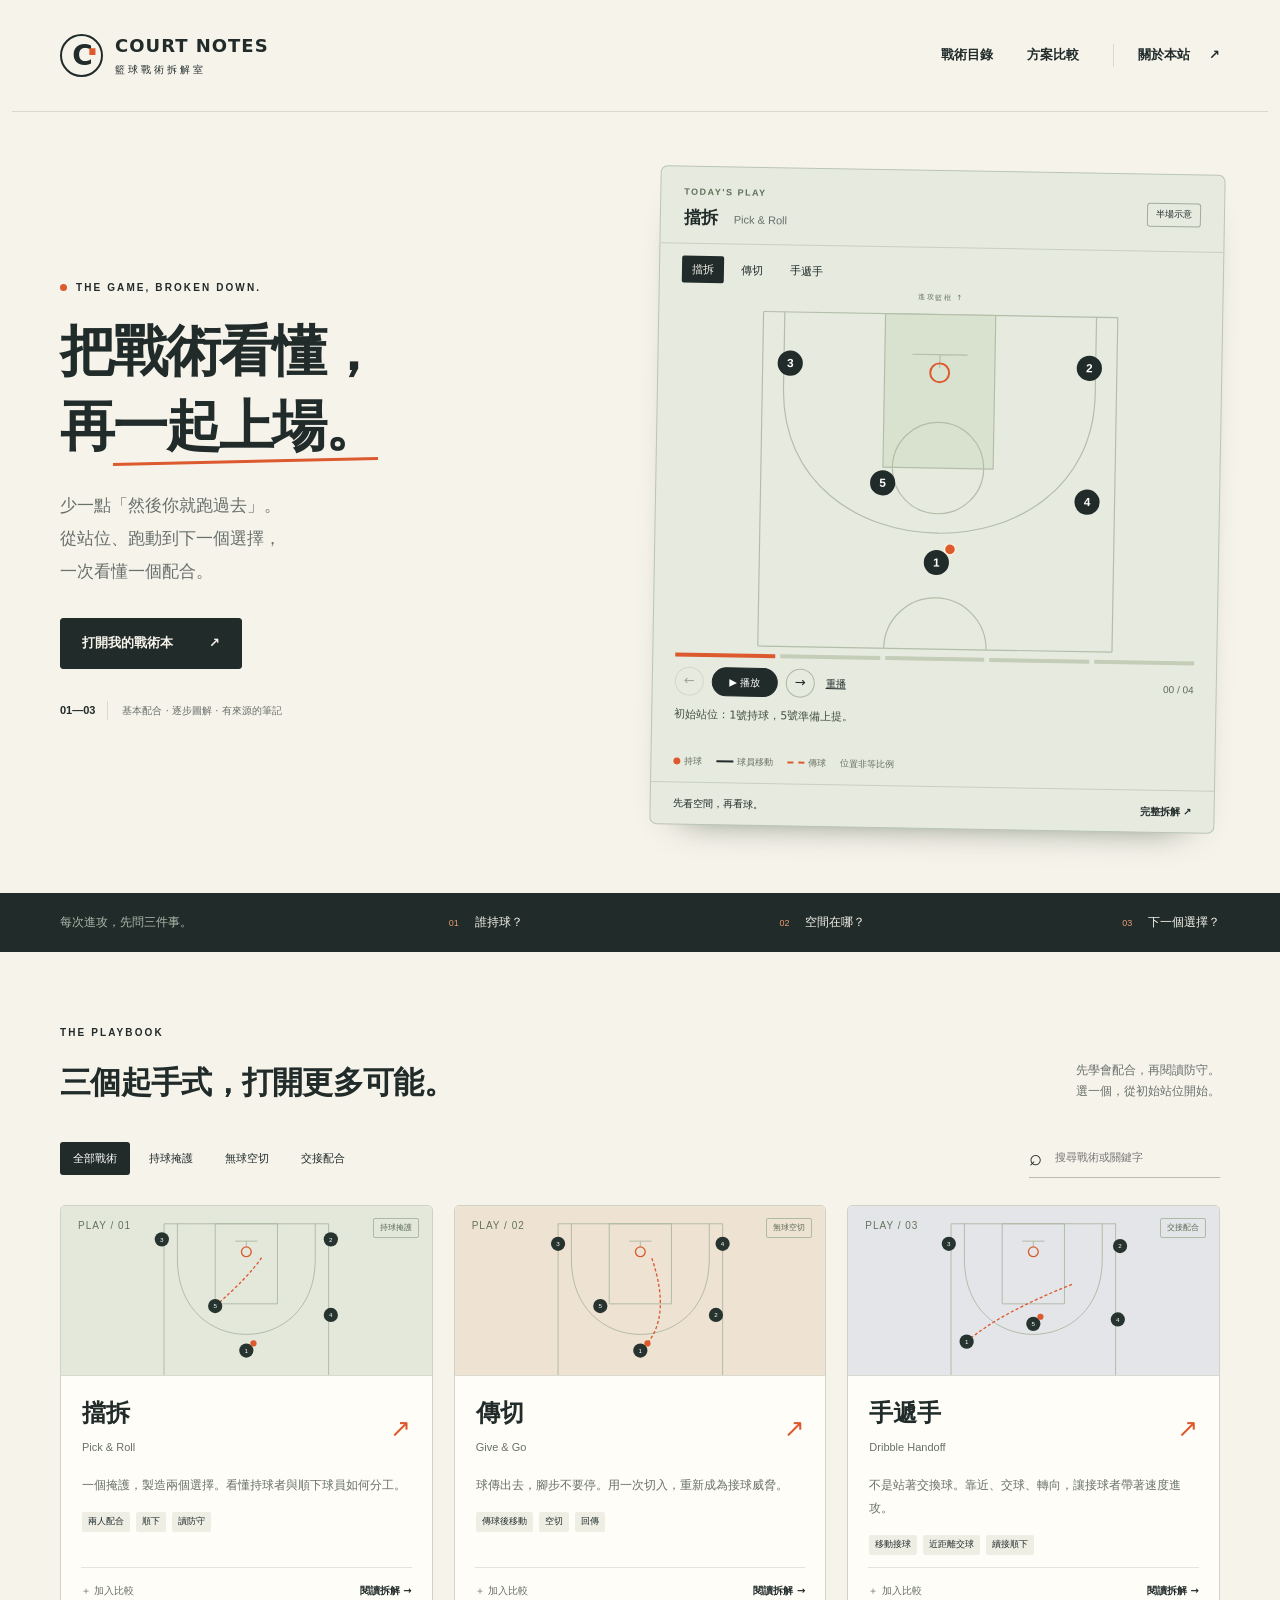
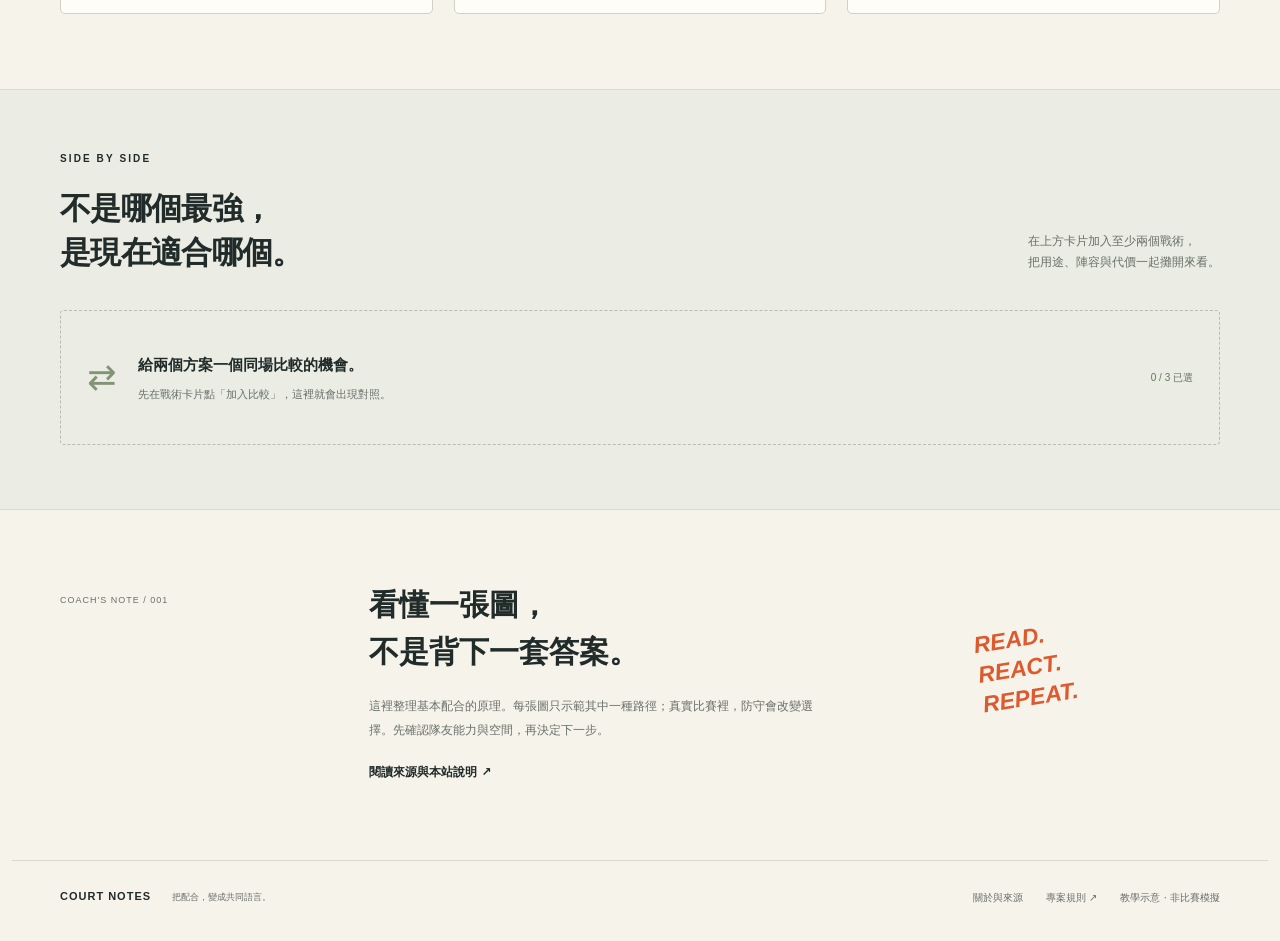
<file: index.html>
<!doctype html>
<html lang="zh-Hant"><head><meta charset="utf-8"><meta name="viewport" content="width=device-width,initial-scale=1"><meta name="description" content="用可逐步操作的半場戰術板，拆解擋拆、傳切與手遞手；比較每個配合的用途、站位與風險。"><title>籃球戰術拆解室｜Court Notes</title><link rel="icon" href="assets/favicon.svg" type="image/svg+xml"><link rel="stylesheet" href="assets/site.css"><script defer src="assets/site.js"></script></head>
<body><a class="skip" href="#main">跳至主要內容</a>
<header class="site-header wrap"><a class="brand" href="index.html" aria-label="Court Notes 首頁"><span class="brand-mark">C<span>·</span></span><span>COURT NOTES<small>籃球戰術拆解室</small></span></a><nav aria-label="主選單"><a href="#playbook">戰術目錄</a><a href="#compare">方案比較</a><a class="nav-about" href="about/index.html">關於本站 <span>↗</span></a></nav></header>
<main id="main"><section class="hero wrap"><div class="hero-copy"><p class="eyebrow"><span class="status-dot"></span> THE GAME, BROKEN DOWN.</p><h1>把戰術看懂，<br>再<span class="orange-mark">一起上場。</span></h1><p class="hero-description">少一點「然後你就跑過去」。<br>從站位、跑動到下一個選擇，<br>一次看懂一個配合。</p><a class="button dark" href="#playbook">打開我的戰術本 <span>↗</span></a><div class="hero-note"><span class="mini-number">01—03</span><span>基本配合 · 逐步圖解 · 有來源的筆記</span></div></div>
<div class="hero-board board-shell"><div class="board-top"><div><span class="small-label">TODAY'S PLAY</span><h2 id="featured-title">擋拆 <span>Pick & Roll</span></h2></div><span class="board-badge">半場示意</span></div><div class="feature-tabs" aria-label="選擇首頁示範戰術"><button class="feature-tab active" data-feature="pick-and-roll" aria-pressed="true">擋拆</button><button class="feature-tab " data-feature="give-and-go" aria-pressed="false">傳切</button><button class="feature-tab " data-feature="dribble-handoff" aria-pressed="false">手遞手</button></div><div data-court data-play="pick-and-roll"></div><div class="board-bottom"><span>先看空間，再看球。</span><a id="featured-link" href="plays/pick-and-roll/index.html">完整拆解 ↗</a></div></div></section>
<div class="principle-strip"><div class="wrap principle-inner"><span>每次進攻，先問三件事。</span><b><i>01</i> 誰持球？</b><b><i>02</i> 空間在哪？</b><b><i>03</i> 下一個選擇？</b></div></div>
<section class="section wrap" id="playbook"><div class="section-heading"><div><p class="eyebrow">THE PLAYBOOK</p><h2>三個起手式，<br class="mobile-break">打開更多可能。</h2></div><p>先學會配合，再閱讀防守。<br>選一個，從初始站位開始。</p></div><div class="catalog-tools"><div class="filters" role="group" aria-label="依戰術類型篩選"><button class="filter active" data-filter="全部" aria-pressed="true">全部戰術</button><button class="filter" data-filter="持球掩護" aria-pressed="false">持球掩護</button><button class="filter" data-filter="無球空切" aria-pressed="false">無球空切</button><button class="filter" data-filter="交接配合" aria-pressed="false">交接配合</button></div><label class="search"><span aria-hidden="true">⌕</span><input type="search" id="play-search" placeholder="搜尋戰術或關鍵字" aria-label="搜尋戰術或關鍵字"></label></div><div class="play-grid"><article class="play-card" data-card="pick-and-roll"><a class="card-visual" href="plays/pick-and-roll/index.html" aria-label="閱讀擋拆完整拆解"><svg viewBox="0 0 500 380" aria-hidden="true"><g transform="translate(0,-25)"><path d="M65 65h370v360H65z M180 65h140v180H180z M225 104h50 M250 104v12 M95 65v80C95 370 405 370 405 145V65" fill="none" stroke="#acb7a2" stroke-width="2"/><circle cx="250" cy="128" r="11" fill="none" stroke="#d75b30" stroke-width="3"/><path d="M180 250 Q255 185 285 140" fill="none" stroke="#dc5a2e" stroke-width="3" stroke-dasharray="7 5"/><g><circle cx="250" cy="350" r="16" fill="#26332e"/><text x="250" y="355" font-size="14" text-anchor="middle" fill="#fff" font-family="Arial">1</text></g><g><circle cx="440" cy="100" r="16" fill="#26332e"/><text x="440" y="105" font-size="14" text-anchor="middle" fill="#fff" font-family="Arial">2</text></g><g><circle cx="60" cy="100" r="16" fill="#26332e"/><text x="60" y="105" font-size="14" text-anchor="middle" fill="#fff" font-family="Arial">3</text></g><g><circle cx="440" cy="270" r="16" fill="#26332e"/><text x="440" y="275" font-size="14" text-anchor="middle" fill="#fff" font-family="Arial">4</text></g><g><circle cx="180" cy="250" r="16" fill="#26332e"/><text x="180" y="255" font-size="14" text-anchor="middle" fill="#fff" font-family="Arial">5</text></g><circle cx="266" cy="334" r="7" fill="#dc5a2e"/></g></svg><span class="card-num">PLAY / 01</span><span class="card-type">持球掩護</span></a><div class="card-body"><a class="card-title-row" href="plays/pick-and-roll/index.html"><div><h3>擋拆</h3><span class="card-en">Pick &amp; Roll</span></div><span class="card-arrow">↗</span></a><p class="card-summary">一個掩護，製造兩個選擇。看懂持球者與順下球員如何分工。</p><div class="card-tags"><span class="tag">兩人配合</span><span class="tag">順下</span><span class="tag">讀防守</span></div></div><div class="card-actions"><button class="compare-toggle" data-compare="pick-and-roll" aria-pressed="false" aria-label="將擋拆加入或移出比較">＋ 加入比較</button><a href="plays/pick-and-roll/index.html">閱讀拆解 →</a></div></article>
<article class="play-card" data-card="give-and-go"><a class="card-visual" href="plays/give-and-go/index.html" aria-label="閱讀傳切完整拆解"><svg viewBox="0 0 500 380" aria-hidden="true"><g transform="translate(0,-25)"><path d="M65 65h370v360H65z M180 65h140v180H180z M225 104h50 M250 104v12 M95 65v80C95 370 405 370 405 145V65" fill="none" stroke="#acb7a2" stroke-width="2"/><circle cx="250" cy="128" r="11" fill="none" stroke="#d75b30" stroke-width="3"/><path d="M250 350 Q325 285 275 140" fill="none" stroke="#dc5a2e" stroke-width="3" stroke-dasharray="7 5"/><g><circle cx="250" cy="350" r="16" fill="#26332e"/><text x="250" y="355" font-size="14" text-anchor="middle" fill="#fff" font-family="Arial">1</text></g><g><circle cx="420" cy="270" r="16" fill="#26332e"/><text x="420" y="275" font-size="14" text-anchor="middle" fill="#fff" font-family="Arial">2</text></g><g><circle cx="65" cy="110" r="16" fill="#26332e"/><text x="65" y="115" font-size="14" text-anchor="middle" fill="#fff" font-family="Arial">3</text></g><g><circle cx="435" cy="110" r="16" fill="#26332e"/><text x="435" y="115" font-size="14" text-anchor="middle" fill="#fff" font-family="Arial">4</text></g><g><circle cx="160" cy="250" r="16" fill="#26332e"/><text x="160" y="255" font-size="14" text-anchor="middle" fill="#fff" font-family="Arial">5</text></g><circle cx="266" cy="334" r="7" fill="#dc5a2e"/></g></svg><span class="card-num">PLAY / 02</span><span class="card-type">無球空切</span></a><div class="card-body"><a class="card-title-row" href="plays/give-and-go/index.html"><div><h3>傳切</h3><span class="card-en">Give &amp; Go</span></div><span class="card-arrow">↗</span></a><p class="card-summary">球傳出去，腳步不要停。用一次切入，重新成為接球威脅。</p><div class="card-tags"><span class="tag">傳球後移動</span><span class="tag">空切</span><span class="tag">回傳</span></div></div><div class="card-actions"><button class="compare-toggle" data-compare="give-and-go" aria-pressed="false" aria-label="將傳切加入或移出比較">＋ 加入比較</button><a href="plays/give-and-go/index.html">閱讀拆解 →</a></div></article>
<article class="play-card" data-card="dribble-handoff"><a class="card-visual" href="plays/dribble-handoff/index.html" aria-label="閱讀手遞手完整拆解"><svg viewBox="0 0 500 380" aria-hidden="true"><g transform="translate(0,-25)"><path d="M65 65h370v360H65z M180 65h140v180H180z M225 104h50 M250 104v12 M95 65v80C95 370 405 370 405 145V65" fill="none" stroke="#acb7a2" stroke-width="2"/><circle cx="250" cy="128" r="11" fill="none" stroke="#d75b30" stroke-width="3"/><path d="M100 330 Q175 265 340 200" fill="none" stroke="#dc5a2e" stroke-width="3" stroke-dasharray="7 5"/><g><circle cx="100" cy="330" r="16" fill="#26332e"/><text x="100" y="335" font-size="14" text-anchor="middle" fill="#fff" font-family="Arial">1</text></g><g><circle cx="445" cy="115" r="16" fill="#26332e"/><text x="445" y="120" font-size="14" text-anchor="middle" fill="#fff" font-family="Arial">2</text></g><g><circle cx="60" cy="110" r="16" fill="#26332e"/><text x="60" y="115" font-size="14" text-anchor="middle" fill="#fff" font-family="Arial">3</text></g><g><circle cx="440" cy="280" r="16" fill="#26332e"/><text x="440" y="285" font-size="14" text-anchor="middle" fill="#fff" font-family="Arial">4</text></g><g><circle cx="250" cy="290" r="16" fill="#26332e"/><text x="250" y="295" font-size="14" text-anchor="middle" fill="#fff" font-family="Arial">5</text></g><circle cx="266" cy="274" r="7" fill="#dc5a2e"/></g></svg><span class="card-num">PLAY / 03</span><span class="card-type">交接配合</span></a><div class="card-body"><a class="card-title-row" href="plays/dribble-handoff/index.html"><div><h3>手遞手</h3><span class="card-en">Dribble Handoff</span></div><span class="card-arrow">↗</span></a><p class="card-summary">不是站著交換球。靠近、交球、轉向，讓接球者帶著速度進攻。</p><div class="card-tags"><span class="tag">移動接球</span><span class="tag">近距離交球</span><span class="tag">續接順下</span></div></div><div class="card-actions"><button class="compare-toggle" data-compare="dribble-handoff" aria-pressed="false" aria-label="將手遞手加入或移出比較">＋ 加入比較</button><a href="plays/dribble-handoff/index.html">閱讀拆解 →</a></div></article></div><p class="empty-message" id="no-results" hidden role="status">還沒有符合的戰術。換個關鍵字，或切回「全部戰術」試試。</p></section>
<section class="compare-section" id="compare"><div class="wrap"><div class="section-heading"><div><p class="eyebrow">SIDE BY SIDE</p><h2>不是哪個最強，<br>是現在適合哪個。</h2></div><p>在上方卡片加入至少兩個戰術，<br>把用途、陣容與代價一起攤開來看。</p></div><div id="comparison" aria-live="polite"><div class="compare-empty"><span class="compare-glyph">⇄</span><div><h3>給兩個方案一個同場比較的機會。</h3><p>先在戰術卡片點「加入比較」，這裡就會出現對照。</p></div><span class="count-label" id="compare-count">0 / 3 已選</span></div></div></div></section>
<section class="section wrap note-section"><span class="note-index">COACH'S NOTE / 001</span><div><h2>看懂一張圖，<br>不是背下一套答案。</h2><p>這裡整理基本配合的原理。每張圖只示範其中一種路徑；真實比賽裡，防守會改變選擇。先確認隊友能力與空間，再決定下一步。</p><a class="text-link" href="about/index.html">閱讀來源與本站說明 ↗</a></div><div class="scribble" aria-hidden="true"><span>READ.</span><span>REACT.</span><span>REPEAT.</span></div></section></main>
<footer class="site-footer wrap"><a class="footer-brand" href="index.html">COURT NOTES <span>把配合，變成共同語言。</span></a><div><a href="about/index.html">關於與來源</a><a href="AGENTS.md">專案規則 ↗</a><span>教學示意 · 非比賽模擬</span></div></footer>
<script id="play-data" type="application/json">[{"slug": "pick-and-roll", "title": "擋拆", "english": "Pick & Roll", "category": "持球掩護", "difficulty": "基礎", "number": "01", "tags": ["兩人配合", "順下", "讀防守"], "summary": "一個掩護，製造兩個選擇。看懂持球者與順下球員如何分工。", "goal": "利用掩護創造突破空間，再閱讀順下與外圍接應。", "lineup": "能控球與傳球的1號，搭配會掩護、接球終結的5號；外圍隊友維持間距。", "positions": ["1號：弧頂中央持球。", "2號：圖右底角，拉開空間。", "3號：圖左底角，拉開空間。", "4號：圖右翼，作為外圍接應。", "5號：圖左肘區附近，準備上提掩護。"], "steps": [{"title": "5號上提，先建立掩護", "text": "5號靠近1號側邊建立掩護位置，1號先等角度與時機，不急著把球帶走。"}, {"title": "1號利用掩護轉向右側", "text": "1號貼近5號肩側通過，帶球往右側肘區附近推進，同時抬頭讀取協防。"}, {"title": "5號轉身順下", "text": "1號通過後，5號再切向籃框並給出接球目標。外圍三人不一起擠進切入路線。"}, {"title": "選擇順下傳球", "text": "本圖展示傳給5號的分支；若路線被封住，1號應保留運球或找外圍接應，不能硬塞球。"}], "advantages": ["同一個起手式，可延伸持球突破與順下接球兩種威脅。", "容易分段練習兩人的距離、時機與傳球判斷。"], "risks": ["掩護角度或距離不對，持球者可能沒有取得空間。", "順下球員太早移動、外圍站位太近，都可能讓禁區變擁擠。"], "reads": [{"cue": "持球防守者繞掩護追上來", "choice": "先觀察前方協防，再決定突破或傳順下。"}, {"cue": "兩人一起包夾持球者", "choice": "提早找安全接應，避免停球後才尋找傳球路線。"}, {"cue": "禁區協防已經收縮", "choice": "順下未必是好選擇，觀察外圍空檔，不保證能得分。"}], "mistakes": ["1號離掩護太遠，讓防守者輕鬆穿過。", "5號在持球者通過前就提早離開。", "只盯著順下，不看協防與傳球角度。"], "sources": [{"title": "FIBA／WABC Level 1 Coaching Manual", "url": "https://assets.fiba.basketball/image/upload/documents-corporate-wabc-coaching-level-manuals-level-1-eng.pdf", "supports": "2.2.10：持球掩護後的持球者選項、順下與外圍接應。五人配置與逐步示意由本站重新設計。"}], "frames": [{"caption": "初始站位：1號持球，5號準備上提。", "players": [[250, 350], [440, 100], [60, 100], [440, 270], [180, 250]], "ball": [250, 350], "moves": [], "pass": null}, {"caption": "5號靠近持球者側邊建立掩護位置。", "players": [[250, 350], [440, 100], [60, 100], [440, 270], [295, 320]], "ball": [250, 350], "moves": [[180, 250, 295, 320]], "pass": null}, {"caption": "1號利用掩護，帶球轉向圖右側。", "players": [[350, 270], [440, 100], [60, 100], [440, 270], [295, 320]], "ball": [350, 270], "moves": [[250, 350, 350, 270]], "pass": null}, {"caption": "5號在持球者通過後順下，外圍維持空間。", "players": [[350, 270], [440, 100], [60, 100], [440, 270], [285, 140]], "ball": [350, 270], "moves": [[295, 320, 285, 140]], "pass": null}, {"caption": "示範分支：1號傳給順下的5號。", "players": [[350, 270], [440, 100], [60, 100], [440, 270], [285, 140]], "ball": [285, 140], "moves": [], "pass": [350, 270, 285, 140]}]}, {"slug": "give-and-go", "title": "傳切", "english": "Give & Go", "category": "無球空切", "difficulty": "入門", "number": "02", "tags": ["傳球後移動", "空切", "回傳"], "summary": "球傳出去，腳步不要停。用一次切入，重新成為接球威脅。", "goal": "傳球後立即創造接球角度，利用開放路線切向籃框。", "lineup": "願意傳球後移動的1號，搭配能觀察切入與送出回傳的2號。其他球員先讓出切入路線。", "positions": ["1號：弧頂中央持球，作為切入者。", "2號：圖右翼，接球後觀察回傳。", "3號：圖左底角，保持間距。", "4號：圖右底角，避免向切入路線靠攏。", "5號：圖左肘區附近，留出中路。"], "steps": [{"title": "1號先傳到右翼", "text": "1號將球傳給2號，傳球後準備移動。這次傳球不是回合的結束。"}, {"title": "改變節奏，創造切入角度", "text": "本站示例先往左側移動一步，作為變向準備；是否需要假動作，取決於防守位置。"}, {"title": "1號切向籃框", "text": "在路徑開放時，1號加速切向籃框。2號持球觀察，其他三人避免一起往中路靠近。"}, {"title": "2號在安全角度回傳", "text": "本圖展示1號接回傳的情境；若回傳角度被封鎖，2號保留球權，切入者繼續移動與補位。"}], "advantages": ["動作結構容易理解，能建立傳球後繼續移動的習慣。", "不依賴特定的掩護球員，適合先練習傳球與空切時機。"], "risks": ["傳球者原地站住，就失去切入威脅。", "禁區已有隊友或協防者時，直切可能擠在一起。"], "reads": [{"cue": "防守者只看球、漏看切入者", "choice": "切入者立即加速，接球者注意傳球窗口。"}, {"cue": "回傳路線被防守者封住", "choice": "不強行回傳，持球者找其他安全選項。"}, {"cue": "中路被隊友占住", "choice": "先調整間距與移動路線，再發動配合。"}], "mistakes": ["把傳球當作休息時間，原地不動。", "切入者和持球者距離太近，沒有傳球角度。", "沒有看防守就預先決定一定回傳。"], "sources": [{"title": "Jr. NBA — Rookie Practice Plan 5", "url": "https://jr.nba.com/basketball-practice-plans/rookie/page/5/", "supports": "Give & Go Drill：傳球後切向籃框，再接回傳。本站擴充為五人空間示意。"}], "frames": [{"caption": "初始站位：1號弧頂持球，2號在右翼。", "players": [[250, 350], [420, 270], [65, 110], [435, 110], [160, 250]], "ball": [250, 350], "moves": [], "pass": null}, {"caption": "1號先把球傳給右翼的2號。", "players": [[250, 350], [420, 270], [65, 110], [435, 110], [160, 250]], "ball": [420, 270], "moves": [], "pass": [250, 350, 420, 270]}, {"caption": "1號先向左改變節奏，準備切入。", "players": [[205, 320], [420, 270], [65, 110], [435, 110], [160, 250]], "ball": [420, 270], "moves": [[250, 350, 205, 320]], "pass": null}, {"caption": "1號沿開放路線切向籃框，2號觀察回傳。", "players": [[275, 140], [420, 270], [65, 110], [435, 110], [160, 250]], "ball": [420, 270], "moves": [[205, 320, 275, 140]], "pass": null}, {"caption": "示範分支：2號回傳給切入的1號。", "players": [[275, 140], [420, 270], [65, 110], [435, 110], [160, 250]], "ball": [275, 140], "moves": [], "pass": [420, 270, 275, 140]}]}, {"slug": "dribble-handoff", "title": "手遞手", "english": "Dribble Handoff", "category": "交接配合", "difficulty": "基礎", "number": "03", "tags": ["移動接球", "近距離交球", "續接順下"], "summary": "不是站著交換球。靠近、交球、轉向，讓接球者帶著速度進攻。", "goal": "以近距離交球連接移動中的球員，再閱讀突破與順下機會。", "lineup": "5號能穩定持球、觀察與交球；1號能控制接球後腳步及運球。外圍隊友不追著球聚集。", "positions": ["1號：圖左翼偏外，準備靠近5號。", "2號：圖右底角，維持間距。", "3號：圖左底角，維持間距。", "4號：圖右翼，提供外圍接應。", "5號：弧頂偏內持球，準備近距離交球。"], "steps": [{"title": "1號靠近持球的5號", "text": "1號帶著節奏靠近，5號先觀察接球路徑。本示例從5號已持球開始，不假設先前運球狀態。"}, {"title": "近距離完成交球", "text": "兩人靠近時，5號把球交給1號。兩人要貼近完成交接，避免變成鬆散的短傳。"}, {"title": "1號轉向圖右側進攻", "text": "1號接球後向右側推進，5號保持可銜接的位置；接球、啟動和腳步需要另外練習。"}, {"title": "5號續接順下選項", "text": "1號通過後，5號再切向籃框。本圖停在1號持球讀取選項的時刻，並不表示一定要傳球。"}], "advantages": ["接球者可以在移動中接續進攻，不必每次重新起動。", "能銜接突破與順下，形成連續的兩人配合。"], "risks": ["交接距離過遠，容易變成不穩定的短傳。", "接球者過早靠近或交球者提早離開，都會破壞時機。"], "reads": [{"cue": "防守者緊追接球者", "choice": "接球者先看前方空間，交球者再讀順下機會。"}, {"cue": "防守者提前封鎖交球路線", "choice": "不要強行交接；可保留球或重新組織。"}, {"cue": "接球側空間已經被占住", "choice": "先調整弱側站位，不要讓三人擠在交球點。"}], "mistakes": ["交接距離過遠，把近身交球變成鬆散的短傳。", "交球前沒有對準路線與接球時機。", "交球後所有人站住，失去後續接應。"], "sources": [{"title": "Jr. NBA — Starter Practice Plan 9", "url": "https://jr.nba.com/basketball-practice-plans/starter/page/9/", "supports": "Pass & Cut Decision Game：閱讀回傳封阻，選擇背切或手遞手接球突破。本站示意只演示其中一個分支。"}], "frames": [{"caption": "初始站位：5號持球，1號從圖左翼準備接近。", "players": [[100, 330], [445, 115], [60, 110], [440, 280], [250, 290]], "ball": [250, 290], "moves": [], "pass": null}, {"caption": "1號帶著節奏靠近5號。", "players": [[210, 320], [445, 115], [60, 110], [440, 280], [250, 290]], "ball": [250, 290], "moves": [[100, 330, 210, 320]], "pass": null}, {"caption": "兩人靠近後完成手遞手，球交到1號。", "players": [[275, 305], [445, 115], [60, 110], [440, 280], [250, 290]], "ball": [275, 305], "moves": [[210, 320, 275, 305]], "pass": null}, {"caption": "1號接球後轉向圖右側推進。", "players": [[340, 200], [445, 115], [60, 110], [440, 280], [250, 290]], "ball": [340, 200], "moves": [[275, 305, 340, 200]], "pass": null}, {"caption": "5號在1號通過後順下；1號持球閱讀防守。", "players": [[340, 200], [445, 115], [60, 110], [440, 280], [275, 140]], "ball": [340, 200], "moves": [[250, 290, 275, 140]], "pass": null}]}]</script></body></html>
</file>
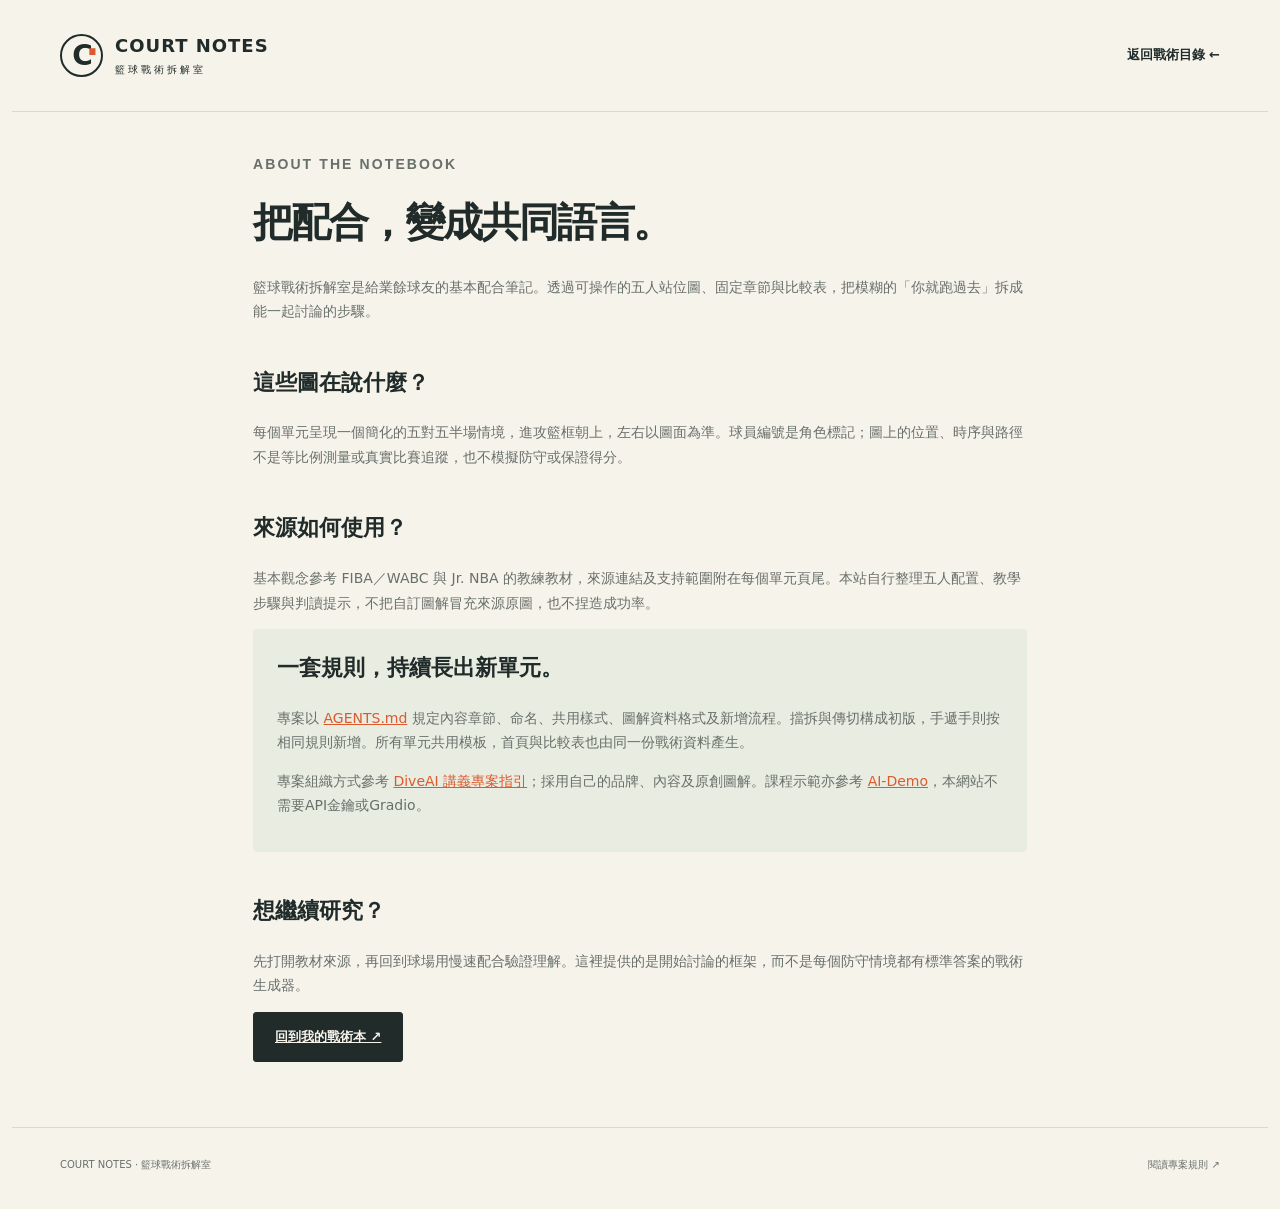
<file: about/index.html>
<!doctype html><html lang="zh-Hant"><head><meta charset="utf-8"><meta name="viewport" content="width=device-width,initial-scale=1"><title>關於與來源｜Court Notes</title><link rel="stylesheet" href="../assets/site.css"></head><body><header class="site-header wrap"><a class="brand" href="../index.html"><span class="brand-mark">C<span>·</span></span><span>COURT NOTES<small>籃球戰術拆解室</small></span></a><nav><a href="../index.html#playbook">返回戰術目錄 ←</a></nav></header><main class="wrap about-main"><p class="eyebrow">ABOUT THE NOTEBOOK</p><h1>把配合，變成共同語言。</h1><p>籃球戰術拆解室是給業餘球友的基本配合筆記。透過可操作的五人站位圖、固定章節與比較表，把模糊的「你就跑過去」拆成能一起討論的步驟。</p><h2>這些圖在說什麼？</h2><p>每個單元呈現一個簡化的五對五半場情境，進攻籃框朝上，左右以圖面為準。球員編號是角色標記；圖上的位置、時序與路徑不是等比例測量或真實比賽追蹤，也不模擬防守或保證得分。</p><h2>來源如何使用？</h2><p>基本觀念參考 FIBA／WABC 與 Jr. NBA 的教練教材，來源連結及支持範圍附在每個單元頁尾。本站自行整理五人配置、教學步驟與判讀提示，不把自訂圖解冒充來源原圖，也不捏造成功率。</p><div class="about-source"><h2 style="margin-top:0">一套規則，持續長出新單元。</h2><p>專案以 <a href="../AGENTS.md">AGENTS.md</a> 規定內容章節、命名、共用樣式、圖解資料格式及新增流程。擋拆與傳切構成初版，手遞手則按相同規則新增。所有單元共用模板，首頁與比較表也由同一份戰術資料產生。</p><p>專案組織方式參考 <a href="https://github.com/diveai-lab/diveai-lessons/blob/main/CLAUDE.md" target="_blank" rel="noopener noreferrer">DiveAI 講義專案指引</a>；採用自己的品牌、內容及原創圖解。課程示範亦參考 <a href="https://github.com/22Fatcorgi/AI-Demo" target="_blank" rel="noopener noreferrer">AI-Demo</a>，本網站不需要API金鑰或Gradio。</p></div><h2>想繼續研究？</h2><p>先打開教材來源，再回到球場用慢速配合驗證理解。這裡提供的是開始討論的框架，而不是每個防守情境都有標準答案的戰術生成器。</p><a class="button dark" href="../index.html">回到我的戰術本 ↗</a></main><footer class="site-footer wrap"><span>COURT NOTES · 籃球戰術拆解室</span><a href="../AGENTS.md">閱讀專案規則 ↗</a></footer></body></html>
</file>
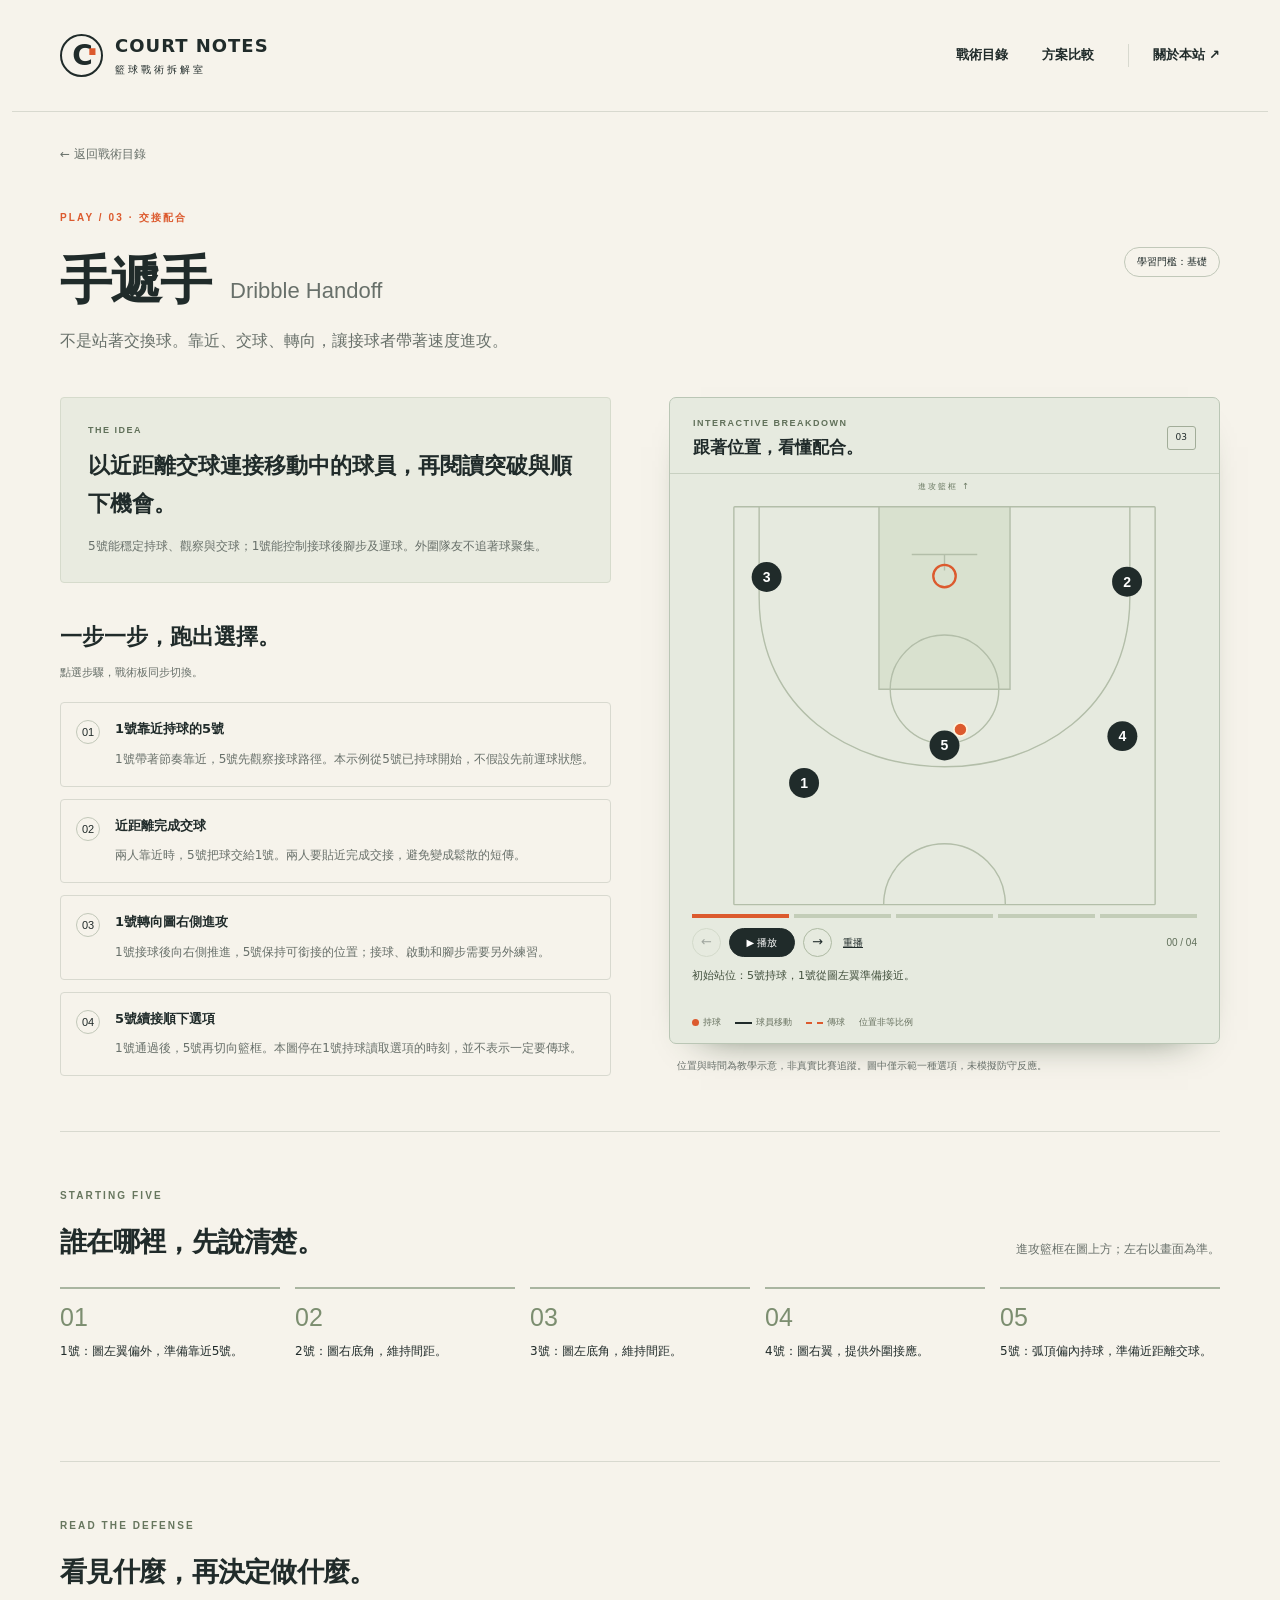
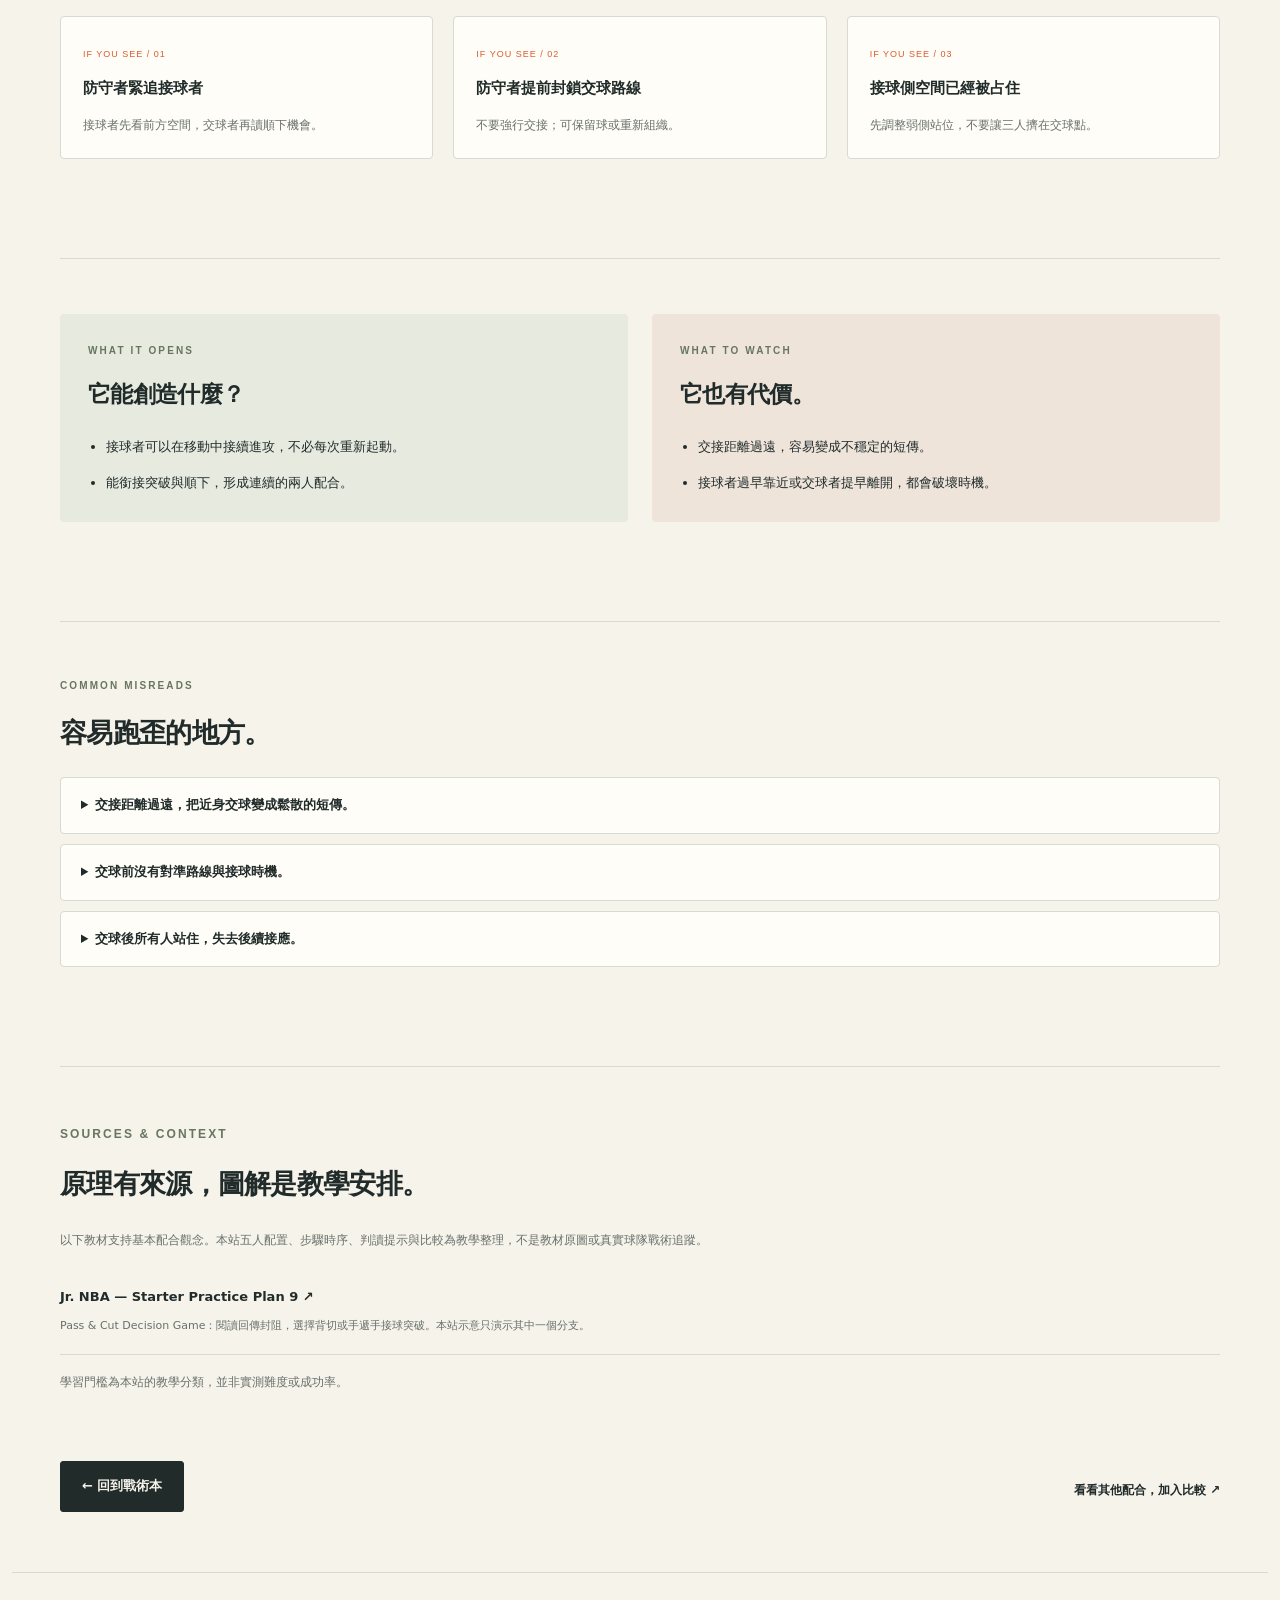
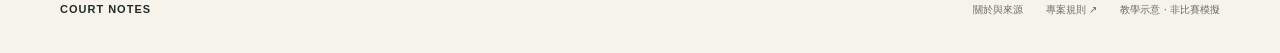
<file: plays/dribble-handoff/index.html>
<!doctype html><html lang="zh-Hant"><head><meta charset="utf-8"><meta name="viewport" content="width=device-width,initial-scale=1"><meta name="description" content="不是站著交換球。靠近、交球、轉向，讓接球者帶著速度進攻。"><title>手遞手｜籃球戰術拆解室</title><link rel="icon" href="../../assets/favicon.svg" type="image/svg+xml"><link rel="stylesheet" href="../../assets/site.css"><script defer src="../../assets/site.js"></script></head><body><a class="skip" href="#main">跳至主要內容</a><header class="site-header wrap"><a class="brand" href="../../index.html"><span class="brand-mark">C<span>·</span></span><span>COURT NOTES<small>籃球戰術拆解室</small></span></a><nav aria-label="主選單"><a href="../../index.html#playbook">戰術目錄</a><a href="../../index.html#compare">方案比較</a><a class="nav-about" href="../../about/index.html">關於本站 ↗</a></nav></header><main class="wrap play-main" id="main"><a class="back-link" href="../../index.html#playbook">← 返回戰術目錄</a><div class="play-heading"><div><p class="eyebrow">PLAY / 03 · 交接配合</p><h1>手遞手<span>Dribble Handoff</span></h1><p class="lead">不是站著交換球。靠近、交球、轉向，讓接球者帶著速度進攻。</p></div><span class="pill">學習門檻：基礎</span></div><div class="detail-grid"><div class="detail-left"><section class="intro-panel"><p class="small-label">THE IDEA</p><h2>以近距離交球連接移動中的球員，再閱讀突破與順下機會。</h2><p>5號能穩定持球、觀察與交球；1號能控制接球後腳步及運球。外圍隊友不追著球聚集。</p></section><section class="step-section" aria-label="戰術執行步驟"><h2>一步一步，跑出選擇。</h2><p class="section-helper">點選步驟，戰術板同步切換。</p><ol class="step-list"><li class="step-item" data-step="1"><button class="step-button" aria-pressed="false"><span class="step-n">01</span><span class="step-copy"><b>1號靠近持球的5號</b><span>1號帶著節奏靠近，5號先觀察接球路徑。本示例從5號已持球開始，不假設先前運球狀態。</span></span></button></li><li class="step-item" data-step="2"><button class="step-button" aria-pressed="false"><span class="step-n">02</span><span class="step-copy"><b>近距離完成交球</b><span>兩人靠近時，5號把球交給1號。兩人要貼近完成交接，避免變成鬆散的短傳。</span></span></button></li><li class="step-item" data-step="3"><button class="step-button" aria-pressed="false"><span class="step-n">03</span><span class="step-copy"><b>1號轉向圖右側進攻</b><span>1號接球後向右側推進，5號保持可銜接的位置；接球、啟動和腳步需要另外練習。</span></span></button></li><li class="step-item" data-step="4"><button class="step-button" aria-pressed="false"><span class="step-n">04</span><span class="step-copy"><b>5號續接順下選項</b><span>1號通過後，5號再切向籃框。本圖停在1號持球讀取選項的時刻，並不表示一定要傳球。</span></span></button></li></ol></section></div><div class="detail-board"><div class="board-shell"><div class="board-top"><div><span class="small-label">INTERACTIVE BREAKDOWN</span><h2>跟著位置，看懂配合。</h2></div><span class="board-badge">03</span></div><div data-court data-play="dribble-handoff"></div></div><p class="diagram-disclaimer">位置與時間為教學示意，非真實比賽追蹤。圖中僅示範一種選項，未模擬防守反應。</p></div></div>
<section class="detail-section"><div class="section-heading compact"><div><p class="eyebrow">STARTING FIVE</p><h2>誰在哪裡，先說清楚。</h2></div><p>進攻籃框在圖上方；左右以畫面為準。</p></div><div class="positions"><div class="position-card"><span>01</span>1號：圖左翼偏外，準備靠近5號。</div><div class="position-card"><span>02</span>2號：圖右底角，維持間距。</div><div class="position-card"><span>03</span>3號：圖左底角，維持間距。</div><div class="position-card"><span>04</span>4號：圖右翼，提供外圍接應。</div><div class="position-card"><span>05</span>5號：弧頂偏內持球，準備近距離交球。</div></div></section><section class="detail-section"><p class="eyebrow">READ THE DEFENSE</p><h2>看見什麼，再決定做什麼。</h2><div class="read-grid"><article class="read-card"><span>IF YOU SEE / 01</span><h3>防守者緊追接球者</h3><p>接球者先看前方空間，交球者再讀順下機會。</p></article><article class="read-card"><span>IF YOU SEE / 02</span><h3>防守者提前封鎖交球路線</h3><p>不要強行交接；可保留球或重新組織。</p></article><article class="read-card"><span>IF YOU SEE / 03</span><h3>接球側空間已經被占住</h3><p>先調整弱側站位，不要讓三人擠在交球點。</p></article></div></section><section class="detail-section pros-cons"><div class="pro-panel"><p class="eyebrow">WHAT IT OPENS</p><h2>它能創造什麼？</h2><ul><li>接球者可以在移動中接續進攻，不必每次重新起動。</li><li>能銜接突破與順下，形成連續的兩人配合。</li></ul></div><div class="risk-panel"><p class="eyebrow">WHAT TO WATCH</p><h2>它也有代價。</h2><ul><li>交接距離過遠，容易變成不穩定的短傳。</li><li>接球者過早靠近或交球者提早離開，都會破壞時機。</li></ul></div></section><section class="detail-section"><p class="eyebrow">COMMON MISREADS</p><h2>容易跑歪的地方。</h2><div class="mistakes"><details><summary>交接距離過遠，把近身交球變成鬆散的短傳。</summary><p>回到上方步驟，核對站位、持球者與移動時機；先以慢速練習，再依實際防守調整。</p></details><details><summary>交球前沒有對準路線與接球時機。</summary><p>回到上方步驟，核對站位、持球者與移動時機；先以慢速練習，再依實際防守調整。</p></details><details><summary>交球後所有人站住，失去後續接應。</summary><p>回到上方步驟，核對站位、持球者與移動時機；先以慢速練習，再依實際防守調整。</p></details></div></section><section class="detail-section sources-section"><p class="eyebrow">SOURCES & CONTEXT</p><h2>原理有來源，圖解是教學安排。</h2><p>以下教材支持基本配合觀念。本站五人配置、步驟時序、判讀提示與比較為教學整理，不是教材原圖或真實球隊戰術追蹤。</p><a class="source-item" href="https://jr.nba.com/basketball-practice-plans/starter/page/9/" target="_blank" rel="noopener noreferrer"><b>Jr. NBA — Starter Practice Plan 9 ↗</b><span>Pass &amp; Cut Decision Game：閱讀回傳封阻，選擇背切或手遞手接球突破。本站示意只演示其中一個分支。</span></a><p class="source-note">學習門檻為本站的教學分類，並非實測難度或成功率。</p></section><div class="end-navigation"><a class="button dark" href="../../index.html#playbook">← 回到戰術本</a><a class="text-link" href="../../index.html#compare">看看其他配合，加入比較 ↗</a></div></main><footer class="site-footer wrap"><a class="footer-brand" href="../../index.html">COURT NOTES</a><div><a href="../../about/index.html">關於與來源</a><a href="../../AGENTS.md">專案規則 ↗</a><span>教學示意 · 非比賽模擬</span></div></footer><script id="play-data" type="application/json">[{"slug": "pick-and-roll", "title": "擋拆", "english": "Pick & Roll", "category": "持球掩護", "difficulty": "基礎", "number": "01", "tags": ["兩人配合", "順下", "讀防守"], "summary": "一個掩護，製造兩個選擇。看懂持球者與順下球員如何分工。", "goal": "利用掩護創造突破空間，再閱讀順下與外圍接應。", "lineup": "能控球與傳球的1號，搭配會掩護、接球終結的5號；外圍隊友維持間距。", "positions": ["1號：弧頂中央持球。", "2號：圖右底角，拉開空間。", "3號：圖左底角，拉開空間。", "4號：圖右翼，作為外圍接應。", "5號：圖左肘區附近，準備上提掩護。"], "steps": [{"title": "5號上提，先建立掩護", "text": "5號靠近1號側邊建立掩護位置，1號先等角度與時機，不急著把球帶走。"}, {"title": "1號利用掩護轉向右側", "text": "1號貼近5號肩側通過，帶球往右側肘區附近推進，同時抬頭讀取協防。"}, {"title": "5號轉身順下", "text": "1號通過後，5號再切向籃框並給出接球目標。外圍三人不一起擠進切入路線。"}, {"title": "選擇順下傳球", "text": "本圖展示傳給5號的分支；若路線被封住，1號應保留運球或找外圍接應，不能硬塞球。"}], "advantages": ["同一個起手式，可延伸持球突破與順下接球兩種威脅。", "容易分段練習兩人的距離、時機與傳球判斷。"], "risks": ["掩護角度或距離不對，持球者可能沒有取得空間。", "順下球員太早移動、外圍站位太近，都可能讓禁區變擁擠。"], "reads": [{"cue": "持球防守者繞掩護追上來", "choice": "先觀察前方協防，再決定突破或傳順下。"}, {"cue": "兩人一起包夾持球者", "choice": "提早找安全接應，避免停球後才尋找傳球路線。"}, {"cue": "禁區協防已經收縮", "choice": "順下未必是好選擇，觀察外圍空檔，不保證能得分。"}], "mistakes": ["1號離掩護太遠，讓防守者輕鬆穿過。", "5號在持球者通過前就提早離開。", "只盯著順下，不看協防與傳球角度。"], "sources": [{"title": "FIBA／WABC Level 1 Coaching Manual", "url": "https://assets.fiba.basketball/image/upload/documents-corporate-wabc-coaching-level-manuals-level-1-eng.pdf", "supports": "2.2.10：持球掩護後的持球者選項、順下與外圍接應。五人配置與逐步示意由本站重新設計。"}], "frames": [{"caption": "初始站位：1號持球，5號準備上提。", "players": [[250, 350], [440, 100], [60, 100], [440, 270], [180, 250]], "ball": [250, 350], "moves": [], "pass": null}, {"caption": "5號靠近持球者側邊建立掩護位置。", "players": [[250, 350], [440, 100], [60, 100], [440, 270], [295, 320]], "ball": [250, 350], "moves": [[180, 250, 295, 320]], "pass": null}, {"caption": "1號利用掩護，帶球轉向圖右側。", "players": [[350, 270], [440, 100], [60, 100], [440, 270], [295, 320]], "ball": [350, 270], "moves": [[250, 350, 350, 270]], "pass": null}, {"caption": "5號在持球者通過後順下，外圍維持空間。", "players": [[350, 270], [440, 100], [60, 100], [440, 270], [285, 140]], "ball": [350, 270], "moves": [[295, 320, 285, 140]], "pass": null}, {"caption": "示範分支：1號傳給順下的5號。", "players": [[350, 270], [440, 100], [60, 100], [440, 270], [285, 140]], "ball": [285, 140], "moves": [], "pass": [350, 270, 285, 140]}]}, {"slug": "give-and-go", "title": "傳切", "english": "Give & Go", "category": "無球空切", "difficulty": "入門", "number": "02", "tags": ["傳球後移動", "空切", "回傳"], "summary": "球傳出去，腳步不要停。用一次切入，重新成為接球威脅。", "goal": "傳球後立即創造接球角度，利用開放路線切向籃框。", "lineup": "願意傳球後移動的1號，搭配能觀察切入與送出回傳的2號。其他球員先讓出切入路線。", "positions": ["1號：弧頂中央持球，作為切入者。", "2號：圖右翼，接球後觀察回傳。", "3號：圖左底角，保持間距。", "4號：圖右底角，避免向切入路線靠攏。", "5號：圖左肘區附近，留出中路。"], "steps": [{"title": "1號先傳到右翼", "text": "1號將球傳給2號，傳球後準備移動。這次傳球不是回合的結束。"}, {"title": "改變節奏，創造切入角度", "text": "本站示例先往左側移動一步，作為變向準備；是否需要假動作，取決於防守位置。"}, {"title": "1號切向籃框", "text": "在路徑開放時，1號加速切向籃框。2號持球觀察，其他三人避免一起往中路靠近。"}, {"title": "2號在安全角度回傳", "text": "本圖展示1號接回傳的情境；若回傳角度被封鎖，2號保留球權，切入者繼續移動與補位。"}], "advantages": ["動作結構容易理解，能建立傳球後繼續移動的習慣。", "不依賴特定的掩護球員，適合先練習傳球與空切時機。"], "risks": ["傳球者原地站住，就失去切入威脅。", "禁區已有隊友或協防者時，直切可能擠在一起。"], "reads": [{"cue": "防守者只看球、漏看切入者", "choice": "切入者立即加速，接球者注意傳球窗口。"}, {"cue": "回傳路線被防守者封住", "choice": "不強行回傳，持球者找其他安全選項。"}, {"cue": "中路被隊友占住", "choice": "先調整間距與移動路線，再發動配合。"}], "mistakes": ["把傳球當作休息時間，原地不動。", "切入者和持球者距離太近，沒有傳球角度。", "沒有看防守就預先決定一定回傳。"], "sources": [{"title": "Jr. NBA — Rookie Practice Plan 5", "url": "https://jr.nba.com/basketball-practice-plans/rookie/page/5/", "supports": "Give & Go Drill：傳球後切向籃框，再接回傳。本站擴充為五人空間示意。"}], "frames": [{"caption": "初始站位：1號弧頂持球，2號在右翼。", "players": [[250, 350], [420, 270], [65, 110], [435, 110], [160, 250]], "ball": [250, 350], "moves": [], "pass": null}, {"caption": "1號先把球傳給右翼的2號。", "players": [[250, 350], [420, 270], [65, 110], [435, 110], [160, 250]], "ball": [420, 270], "moves": [], "pass": [250, 350, 420, 270]}, {"caption": "1號先向左改變節奏，準備切入。", "players": [[205, 320], [420, 270], [65, 110], [435, 110], [160, 250]], "ball": [420, 270], "moves": [[250, 350, 205, 320]], "pass": null}, {"caption": "1號沿開放路線切向籃框，2號觀察回傳。", "players": [[275, 140], [420, 270], [65, 110], [435, 110], [160, 250]], "ball": [420, 270], "moves": [[205, 320, 275, 140]], "pass": null}, {"caption": "示範分支：2號回傳給切入的1號。", "players": [[275, 140], [420, 270], [65, 110], [435, 110], [160, 250]], "ball": [275, 140], "moves": [], "pass": [420, 270, 275, 140]}]}, {"slug": "dribble-handoff", "title": "手遞手", "english": "Dribble Handoff", "category": "交接配合", "difficulty": "基礎", "number": "03", "tags": ["移動接球", "近距離交球", "續接順下"], "summary": "不是站著交換球。靠近、交球、轉向，讓接球者帶著速度進攻。", "goal": "以近距離交球連接移動中的球員，再閱讀突破與順下機會。", "lineup": "5號能穩定持球、觀察與交球；1號能控制接球後腳步及運球。外圍隊友不追著球聚集。", "positions": ["1號：圖左翼偏外，準備靠近5號。", "2號：圖右底角，維持間距。", "3號：圖左底角，維持間距。", "4號：圖右翼，提供外圍接應。", "5號：弧頂偏內持球，準備近距離交球。"], "steps": [{"title": "1號靠近持球的5號", "text": "1號帶著節奏靠近，5號先觀察接球路徑。本示例從5號已持球開始，不假設先前運球狀態。"}, {"title": "近距離完成交球", "text": "兩人靠近時，5號把球交給1號。兩人要貼近完成交接，避免變成鬆散的短傳。"}, {"title": "1號轉向圖右側進攻", "text": "1號接球後向右側推進，5號保持可銜接的位置；接球、啟動和腳步需要另外練習。"}, {"title": "5號續接順下選項", "text": "1號通過後，5號再切向籃框。本圖停在1號持球讀取選項的時刻，並不表示一定要傳球。"}], "advantages": ["接球者可以在移動中接續進攻，不必每次重新起動。", "能銜接突破與順下，形成連續的兩人配合。"], "risks": ["交接距離過遠，容易變成不穩定的短傳。", "接球者過早靠近或交球者提早離開，都會破壞時機。"], "reads": [{"cue": "防守者緊追接球者", "choice": "接球者先看前方空間，交球者再讀順下機會。"}, {"cue": "防守者提前封鎖交球路線", "choice": "不要強行交接；可保留球或重新組織。"}, {"cue": "接球側空間已經被占住", "choice": "先調整弱側站位，不要讓三人擠在交球點。"}], "mistakes": ["交接距離過遠，把近身交球變成鬆散的短傳。", "交球前沒有對準路線與接球時機。", "交球後所有人站住，失去後續接應。"], "sources": [{"title": "Jr. NBA — Starter Practice Plan 9", "url": "https://jr.nba.com/basketball-practice-plans/starter/page/9/", "supports": "Pass & Cut Decision Game：閱讀回傳封阻，選擇背切或手遞手接球突破。本站示意只演示其中一個分支。"}], "frames": [{"caption": "初始站位：5號持球，1號從圖左翼準備接近。", "players": [[100, 330], [445, 115], [60, 110], [440, 280], [250, 290]], "ball": [250, 290], "moves": [], "pass": null}, {"caption": "1號帶著節奏靠近5號。", "players": [[210, 320], [445, 115], [60, 110], [440, 280], [250, 290]], "ball": [250, 290], "moves": [[100, 330, 210, 320]], "pass": null}, {"caption": "兩人靠近後完成手遞手，球交到1號。", "players": [[275, 305], [445, 115], [60, 110], [440, 280], [250, 290]], "ball": [275, 305], "moves": [[210, 320, 275, 305]], "pass": null}, {"caption": "1號接球後轉向圖右側推進。", "players": [[340, 200], [445, 115], [60, 110], [440, 280], [250, 290]], "ball": [340, 200], "moves": [[275, 305, 340, 200]], "pass": null}, {"caption": "5號在1號通過後順下；1號持球閱讀防守。", "players": [[340, 200], [445, 115], [60, 110], [440, 280], [275, 140]], "ball": [340, 200], "moves": [[250, 290, 275, 140]], "pass": null}]}]</script></body></html>
</file>
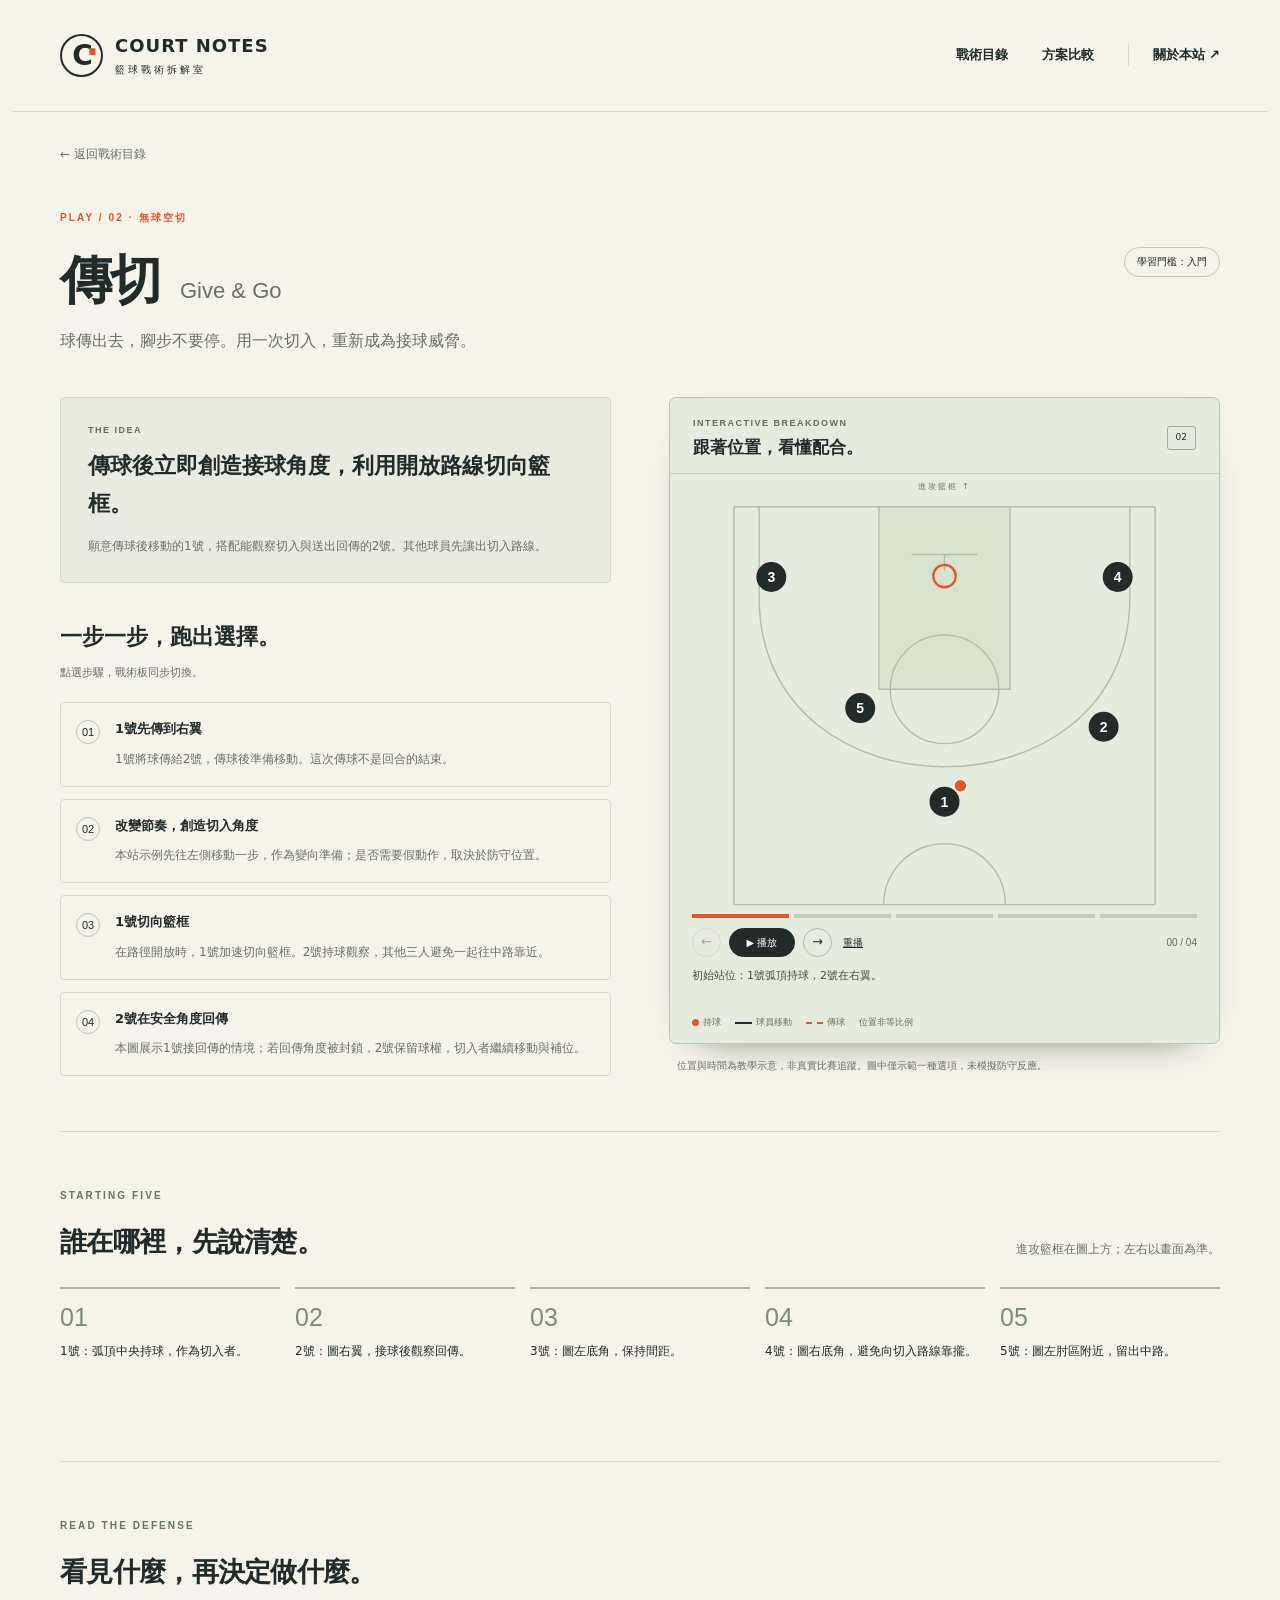
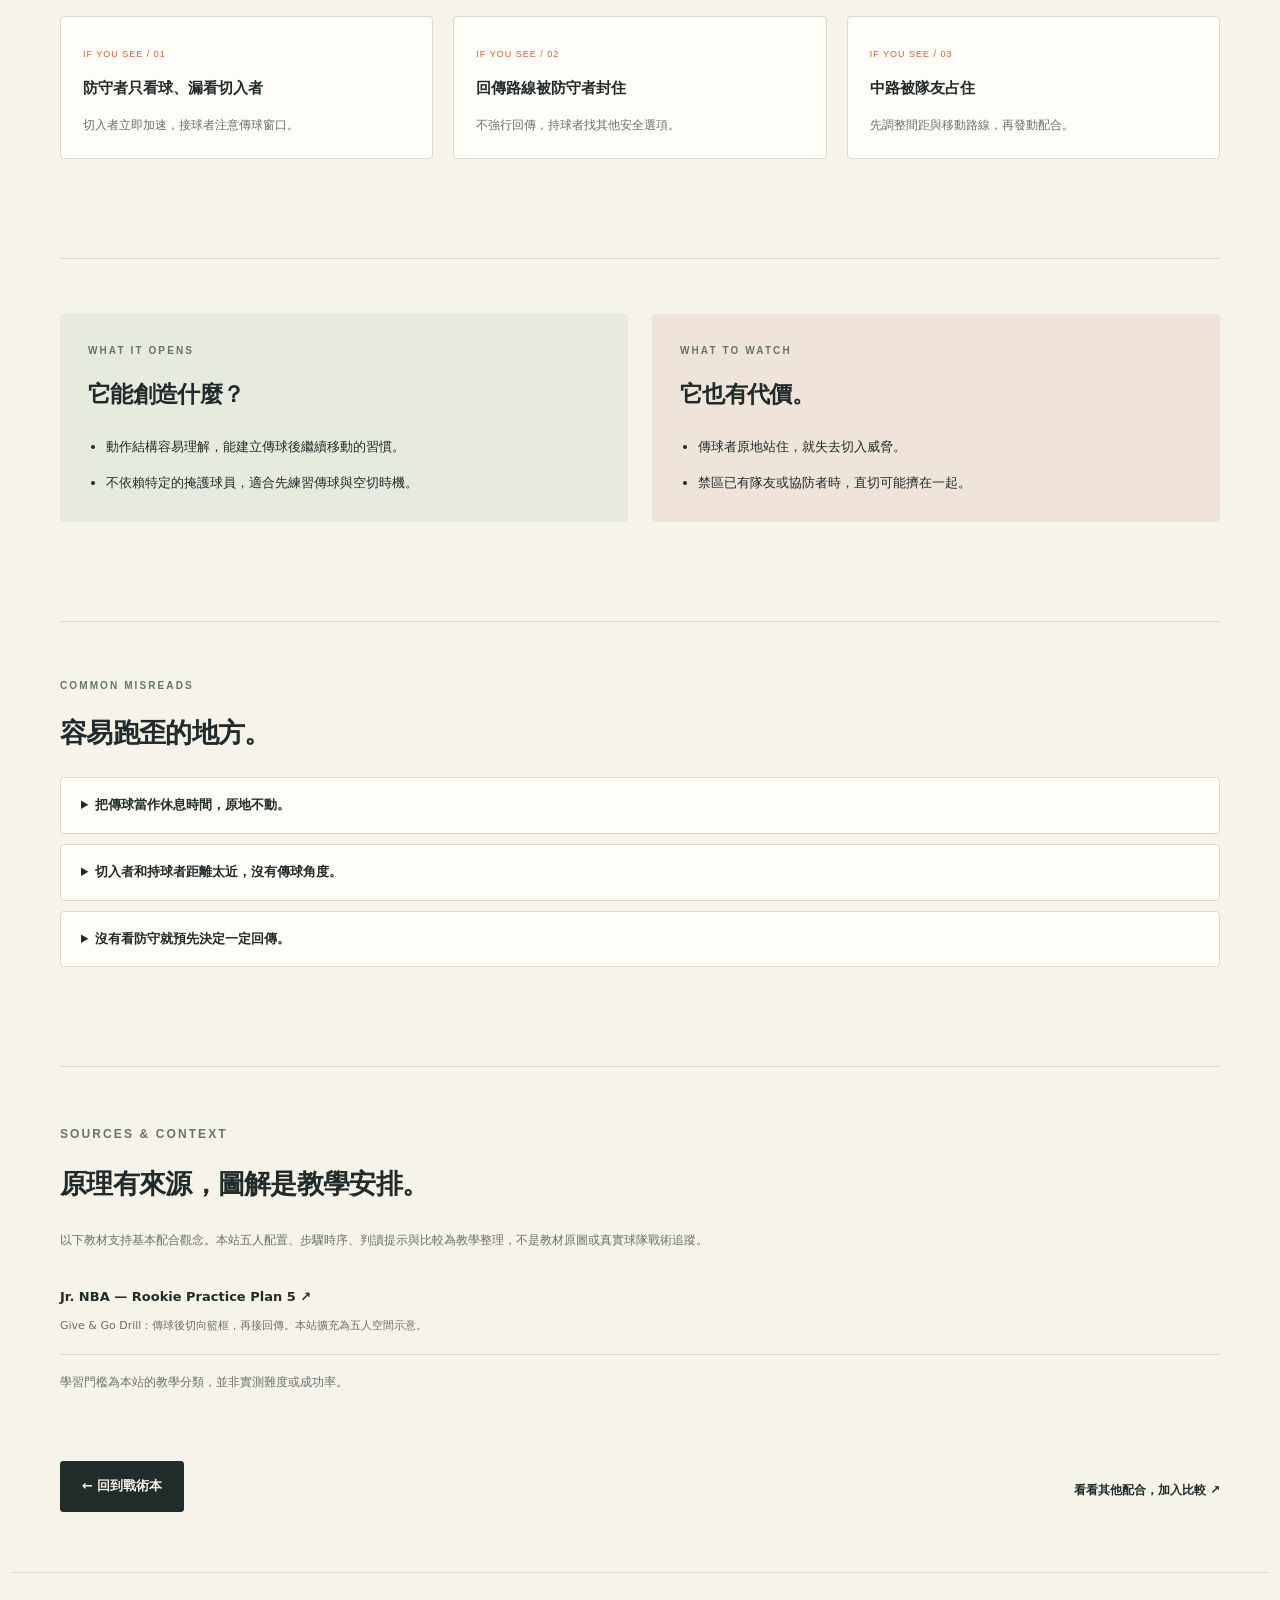
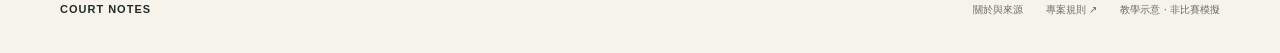
<file: plays/give-and-go/index.html>
<!doctype html><html lang="zh-Hant"><head><meta charset="utf-8"><meta name="viewport" content="width=device-width,initial-scale=1"><meta name="description" content="球傳出去，腳步不要停。用一次切入，重新成為接球威脅。"><title>傳切｜籃球戰術拆解室</title><link rel="icon" href="../../assets/favicon.svg" type="image/svg+xml"><link rel="stylesheet" href="../../assets/site.css"><script defer src="../../assets/site.js"></script></head><body><a class="skip" href="#main">跳至主要內容</a><header class="site-header wrap"><a class="brand" href="../../index.html"><span class="brand-mark">C<span>·</span></span><span>COURT NOTES<small>籃球戰術拆解室</small></span></a><nav aria-label="主選單"><a href="../../index.html#playbook">戰術目錄</a><a href="../../index.html#compare">方案比較</a><a class="nav-about" href="../../about/index.html">關於本站 ↗</a></nav></header><main class="wrap play-main" id="main"><a class="back-link" href="../../index.html#playbook">← 返回戰術目錄</a><div class="play-heading"><div><p class="eyebrow">PLAY / 02 · 無球空切</p><h1>傳切<span>Give &amp; Go</span></h1><p class="lead">球傳出去，腳步不要停。用一次切入，重新成為接球威脅。</p></div><span class="pill">學習門檻：入門</span></div><div class="detail-grid"><div class="detail-left"><section class="intro-panel"><p class="small-label">THE IDEA</p><h2>傳球後立即創造接球角度，利用開放路線切向籃框。</h2><p>願意傳球後移動的1號，搭配能觀察切入與送出回傳的2號。其他球員先讓出切入路線。</p></section><section class="step-section" aria-label="戰術執行步驟"><h2>一步一步，跑出選擇。</h2><p class="section-helper">點選步驟，戰術板同步切換。</p><ol class="step-list"><li class="step-item" data-step="1"><button class="step-button" aria-pressed="false"><span class="step-n">01</span><span class="step-copy"><b>1號先傳到右翼</b><span>1號將球傳給2號，傳球後準備移動。這次傳球不是回合的結束。</span></span></button></li><li class="step-item" data-step="2"><button class="step-button" aria-pressed="false"><span class="step-n">02</span><span class="step-copy"><b>改變節奏，創造切入角度</b><span>本站示例先往左側移動一步，作為變向準備；是否需要假動作，取決於防守位置。</span></span></button></li><li class="step-item" data-step="3"><button class="step-button" aria-pressed="false"><span class="step-n">03</span><span class="step-copy"><b>1號切向籃框</b><span>在路徑開放時，1號加速切向籃框。2號持球觀察，其他三人避免一起往中路靠近。</span></span></button></li><li class="step-item" data-step="4"><button class="step-button" aria-pressed="false"><span class="step-n">04</span><span class="step-copy"><b>2號在安全角度回傳</b><span>本圖展示1號接回傳的情境；若回傳角度被封鎖，2號保留球權，切入者繼續移動與補位。</span></span></button></li></ol></section></div><div class="detail-board"><div class="board-shell"><div class="board-top"><div><span class="small-label">INTERACTIVE BREAKDOWN</span><h2>跟著位置，看懂配合。</h2></div><span class="board-badge">02</span></div><div data-court data-play="give-and-go"></div></div><p class="diagram-disclaimer">位置與時間為教學示意，非真實比賽追蹤。圖中僅示範一種選項，未模擬防守反應。</p></div></div>
<section class="detail-section"><div class="section-heading compact"><div><p class="eyebrow">STARTING FIVE</p><h2>誰在哪裡，先說清楚。</h2></div><p>進攻籃框在圖上方；左右以畫面為準。</p></div><div class="positions"><div class="position-card"><span>01</span>1號：弧頂中央持球，作為切入者。</div><div class="position-card"><span>02</span>2號：圖右翼，接球後觀察回傳。</div><div class="position-card"><span>03</span>3號：圖左底角，保持間距。</div><div class="position-card"><span>04</span>4號：圖右底角，避免向切入路線靠攏。</div><div class="position-card"><span>05</span>5號：圖左肘區附近，留出中路。</div></div></section><section class="detail-section"><p class="eyebrow">READ THE DEFENSE</p><h2>看見什麼，再決定做什麼。</h2><div class="read-grid"><article class="read-card"><span>IF YOU SEE / 01</span><h3>防守者只看球、漏看切入者</h3><p>切入者立即加速，接球者注意傳球窗口。</p></article><article class="read-card"><span>IF YOU SEE / 02</span><h3>回傳路線被防守者封住</h3><p>不強行回傳，持球者找其他安全選項。</p></article><article class="read-card"><span>IF YOU SEE / 03</span><h3>中路被隊友占住</h3><p>先調整間距與移動路線，再發動配合。</p></article></div></section><section class="detail-section pros-cons"><div class="pro-panel"><p class="eyebrow">WHAT IT OPENS</p><h2>它能創造什麼？</h2><ul><li>動作結構容易理解，能建立傳球後繼續移動的習慣。</li><li>不依賴特定的掩護球員，適合先練習傳球與空切時機。</li></ul></div><div class="risk-panel"><p class="eyebrow">WHAT TO WATCH</p><h2>它也有代價。</h2><ul><li>傳球者原地站住，就失去切入威脅。</li><li>禁區已有隊友或協防者時，直切可能擠在一起。</li></ul></div></section><section class="detail-section"><p class="eyebrow">COMMON MISREADS</p><h2>容易跑歪的地方。</h2><div class="mistakes"><details><summary>把傳球當作休息時間，原地不動。</summary><p>回到上方步驟，核對站位、持球者與移動時機；先以慢速練習，再依實際防守調整。</p></details><details><summary>切入者和持球者距離太近，沒有傳球角度。</summary><p>回到上方步驟，核對站位、持球者與移動時機；先以慢速練習，再依實際防守調整。</p></details><details><summary>沒有看防守就預先決定一定回傳。</summary><p>回到上方步驟，核對站位、持球者與移動時機；先以慢速練習，再依實際防守調整。</p></details></div></section><section class="detail-section sources-section"><p class="eyebrow">SOURCES & CONTEXT</p><h2>原理有來源，圖解是教學安排。</h2><p>以下教材支持基本配合觀念。本站五人配置、步驟時序、判讀提示與比較為教學整理，不是教材原圖或真實球隊戰術追蹤。</p><a class="source-item" href="https://jr.nba.com/basketball-practice-plans/rookie/page/5/" target="_blank" rel="noopener noreferrer"><b>Jr. NBA — Rookie Practice Plan 5 ↗</b><span>Give &amp; Go Drill：傳球後切向籃框，再接回傳。本站擴充為五人空間示意。</span></a><p class="source-note">學習門檻為本站的教學分類，並非實測難度或成功率。</p></section><div class="end-navigation"><a class="button dark" href="../../index.html#playbook">← 回到戰術本</a><a class="text-link" href="../../index.html#compare">看看其他配合，加入比較 ↗</a></div></main><footer class="site-footer wrap"><a class="footer-brand" href="../../index.html">COURT NOTES</a><div><a href="../../about/index.html">關於與來源</a><a href="../../AGENTS.md">專案規則 ↗</a><span>教學示意 · 非比賽模擬</span></div></footer><script id="play-data" type="application/json">[{"slug": "pick-and-roll", "title": "擋拆", "english": "Pick & Roll", "category": "持球掩護", "difficulty": "基礎", "number": "01", "tags": ["兩人配合", "順下", "讀防守"], "summary": "一個掩護，製造兩個選擇。看懂持球者與順下球員如何分工。", "goal": "利用掩護創造突破空間，再閱讀順下與外圍接應。", "lineup": "能控球與傳球的1號，搭配會掩護、接球終結的5號；外圍隊友維持間距。", "positions": ["1號：弧頂中央持球。", "2號：圖右底角，拉開空間。", "3號：圖左底角，拉開空間。", "4號：圖右翼，作為外圍接應。", "5號：圖左肘區附近，準備上提掩護。"], "steps": [{"title": "5號上提，先建立掩護", "text": "5號靠近1號側邊建立掩護位置，1號先等角度與時機，不急著把球帶走。"}, {"title": "1號利用掩護轉向右側", "text": "1號貼近5號肩側通過，帶球往右側肘區附近推進，同時抬頭讀取協防。"}, {"title": "5號轉身順下", "text": "1號通過後，5號再切向籃框並給出接球目標。外圍三人不一起擠進切入路線。"}, {"title": "選擇順下傳球", "text": "本圖展示傳給5號的分支；若路線被封住，1號應保留運球或找外圍接應，不能硬塞球。"}], "advantages": ["同一個起手式，可延伸持球突破與順下接球兩種威脅。", "容易分段練習兩人的距離、時機與傳球判斷。"], "risks": ["掩護角度或距離不對，持球者可能沒有取得空間。", "順下球員太早移動、外圍站位太近，都可能讓禁區變擁擠。"], "reads": [{"cue": "持球防守者繞掩護追上來", "choice": "先觀察前方協防，再決定突破或傳順下。"}, {"cue": "兩人一起包夾持球者", "choice": "提早找安全接應，避免停球後才尋找傳球路線。"}, {"cue": "禁區協防已經收縮", "choice": "順下未必是好選擇，觀察外圍空檔，不保證能得分。"}], "mistakes": ["1號離掩護太遠，讓防守者輕鬆穿過。", "5號在持球者通過前就提早離開。", "只盯著順下，不看協防與傳球角度。"], "sources": [{"title": "FIBA／WABC Level 1 Coaching Manual", "url": "https://assets.fiba.basketball/image/upload/documents-corporate-wabc-coaching-level-manuals-level-1-eng.pdf", "supports": "2.2.10：持球掩護後的持球者選項、順下與外圍接應。五人配置與逐步示意由本站重新設計。"}], "frames": [{"caption": "初始站位：1號持球，5號準備上提。", "players": [[250, 350], [440, 100], [60, 100], [440, 270], [180, 250]], "ball": [250, 350], "moves": [], "pass": null}, {"caption": "5號靠近持球者側邊建立掩護位置。", "players": [[250, 350], [440, 100], [60, 100], [440, 270], [295, 320]], "ball": [250, 350], "moves": [[180, 250, 295, 320]], "pass": null}, {"caption": "1號利用掩護，帶球轉向圖右側。", "players": [[350, 270], [440, 100], [60, 100], [440, 270], [295, 320]], "ball": [350, 270], "moves": [[250, 350, 350, 270]], "pass": null}, {"caption": "5號在持球者通過後順下，外圍維持空間。", "players": [[350, 270], [440, 100], [60, 100], [440, 270], [285, 140]], "ball": [350, 270], "moves": [[295, 320, 285, 140]], "pass": null}, {"caption": "示範分支：1號傳給順下的5號。", "players": [[350, 270], [440, 100], [60, 100], [440, 270], [285, 140]], "ball": [285, 140], "moves": [], "pass": [350, 270, 285, 140]}]}, {"slug": "give-and-go", "title": "傳切", "english": "Give & Go", "category": "無球空切", "difficulty": "入門", "number": "02", "tags": ["傳球後移動", "空切", "回傳"], "summary": "球傳出去，腳步不要停。用一次切入，重新成為接球威脅。", "goal": "傳球後立即創造接球角度，利用開放路線切向籃框。", "lineup": "願意傳球後移動的1號，搭配能觀察切入與送出回傳的2號。其他球員先讓出切入路線。", "positions": ["1號：弧頂中央持球，作為切入者。", "2號：圖右翼，接球後觀察回傳。", "3號：圖左底角，保持間距。", "4號：圖右底角，避免向切入路線靠攏。", "5號：圖左肘區附近，留出中路。"], "steps": [{"title": "1號先傳到右翼", "text": "1號將球傳給2號，傳球後準備移動。這次傳球不是回合的結束。"}, {"title": "改變節奏，創造切入角度", "text": "本站示例先往左側移動一步，作為變向準備；是否需要假動作，取決於防守位置。"}, {"title": "1號切向籃框", "text": "在路徑開放時，1號加速切向籃框。2號持球觀察，其他三人避免一起往中路靠近。"}, {"title": "2號在安全角度回傳", "text": "本圖展示1號接回傳的情境；若回傳角度被封鎖，2號保留球權，切入者繼續移動與補位。"}], "advantages": ["動作結構容易理解，能建立傳球後繼續移動的習慣。", "不依賴特定的掩護球員，適合先練習傳球與空切時機。"], "risks": ["傳球者原地站住，就失去切入威脅。", "禁區已有隊友或協防者時，直切可能擠在一起。"], "reads": [{"cue": "防守者只看球、漏看切入者", "choice": "切入者立即加速，接球者注意傳球窗口。"}, {"cue": "回傳路線被防守者封住", "choice": "不強行回傳，持球者找其他安全選項。"}, {"cue": "中路被隊友占住", "choice": "先調整間距與移動路線，再發動配合。"}], "mistakes": ["把傳球當作休息時間，原地不動。", "切入者和持球者距離太近，沒有傳球角度。", "沒有看防守就預先決定一定回傳。"], "sources": [{"title": "Jr. NBA — Rookie Practice Plan 5", "url": "https://jr.nba.com/basketball-practice-plans/rookie/page/5/", "supports": "Give & Go Drill：傳球後切向籃框，再接回傳。本站擴充為五人空間示意。"}], "frames": [{"caption": "初始站位：1號弧頂持球，2號在右翼。", "players": [[250, 350], [420, 270], [65, 110], [435, 110], [160, 250]], "ball": [250, 350], "moves": [], "pass": null}, {"caption": "1號先把球傳給右翼的2號。", "players": [[250, 350], [420, 270], [65, 110], [435, 110], [160, 250]], "ball": [420, 270], "moves": [], "pass": [250, 350, 420, 270]}, {"caption": "1號先向左改變節奏，準備切入。", "players": [[205, 320], [420, 270], [65, 110], [435, 110], [160, 250]], "ball": [420, 270], "moves": [[250, 350, 205, 320]], "pass": null}, {"caption": "1號沿開放路線切向籃框，2號觀察回傳。", "players": [[275, 140], [420, 270], [65, 110], [435, 110], [160, 250]], "ball": [420, 270], "moves": [[205, 320, 275, 140]], "pass": null}, {"caption": "示範分支：2號回傳給切入的1號。", "players": [[275, 140], [420, 270], [65, 110], [435, 110], [160, 250]], "ball": [275, 140], "moves": [], "pass": [420, 270, 275, 140]}]}, {"slug": "dribble-handoff", "title": "手遞手", "english": "Dribble Handoff", "category": "交接配合", "difficulty": "基礎", "number": "03", "tags": ["移動接球", "近距離交球", "續接順下"], "summary": "不是站著交換球。靠近、交球、轉向，讓接球者帶著速度進攻。", "goal": "以近距離交球連接移動中的球員，再閱讀突破與順下機會。", "lineup": "5號能穩定持球、觀察與交球；1號能控制接球後腳步及運球。外圍隊友不追著球聚集。", "positions": ["1號：圖左翼偏外，準備靠近5號。", "2號：圖右底角，維持間距。", "3號：圖左底角，維持間距。", "4號：圖右翼，提供外圍接應。", "5號：弧頂偏內持球，準備近距離交球。"], "steps": [{"title": "1號靠近持球的5號", "text": "1號帶著節奏靠近，5號先觀察接球路徑。本示例從5號已持球開始，不假設先前運球狀態。"}, {"title": "近距離完成交球", "text": "兩人靠近時，5號把球交給1號。兩人要貼近完成交接，避免變成鬆散的短傳。"}, {"title": "1號轉向圖右側進攻", "text": "1號接球後向右側推進，5號保持可銜接的位置；接球、啟動和腳步需要另外練習。"}, {"title": "5號續接順下選項", "text": "1號通過後，5號再切向籃框。本圖停在1號持球讀取選項的時刻，並不表示一定要傳球。"}], "advantages": ["接球者可以在移動中接續進攻，不必每次重新起動。", "能銜接突破與順下，形成連續的兩人配合。"], "risks": ["交接距離過遠，容易變成不穩定的短傳。", "接球者過早靠近或交球者提早離開，都會破壞時機。"], "reads": [{"cue": "防守者緊追接球者", "choice": "接球者先看前方空間，交球者再讀順下機會。"}, {"cue": "防守者提前封鎖交球路線", "choice": "不要強行交接；可保留球或重新組織。"}, {"cue": "接球側空間已經被占住", "choice": "先調整弱側站位，不要讓三人擠在交球點。"}], "mistakes": ["交接距離過遠，把近身交球變成鬆散的短傳。", "交球前沒有對準路線與接球時機。", "交球後所有人站住，失去後續接應。"], "sources": [{"title": "Jr. NBA — Starter Practice Plan 9", "url": "https://jr.nba.com/basketball-practice-plans/starter/page/9/", "supports": "Pass & Cut Decision Game：閱讀回傳封阻，選擇背切或手遞手接球突破。本站示意只演示其中一個分支。"}], "frames": [{"caption": "初始站位：5號持球，1號從圖左翼準備接近。", "players": [[100, 330], [445, 115], [60, 110], [440, 280], [250, 290]], "ball": [250, 290], "moves": [], "pass": null}, {"caption": "1號帶著節奏靠近5號。", "players": [[210, 320], [445, 115], [60, 110], [440, 280], [250, 290]], "ball": [250, 290], "moves": [[100, 330, 210, 320]], "pass": null}, {"caption": "兩人靠近後完成手遞手，球交到1號。", "players": [[275, 305], [445, 115], [60, 110], [440, 280], [250, 290]], "ball": [275, 305], "moves": [[210, 320, 275, 305]], "pass": null}, {"caption": "1號接球後轉向圖右側推進。", "players": [[340, 200], [445, 115], [60, 110], [440, 280], [250, 290]], "ball": [340, 200], "moves": [[275, 305, 340, 200]], "pass": null}, {"caption": "5號在1號通過後順下；1號持球閱讀防守。", "players": [[340, 200], [445, 115], [60, 110], [440, 280], [275, 140]], "ball": [340, 200], "moves": [[250, 290, 275, 140]], "pass": null}]}]</script></body></html>
</file>
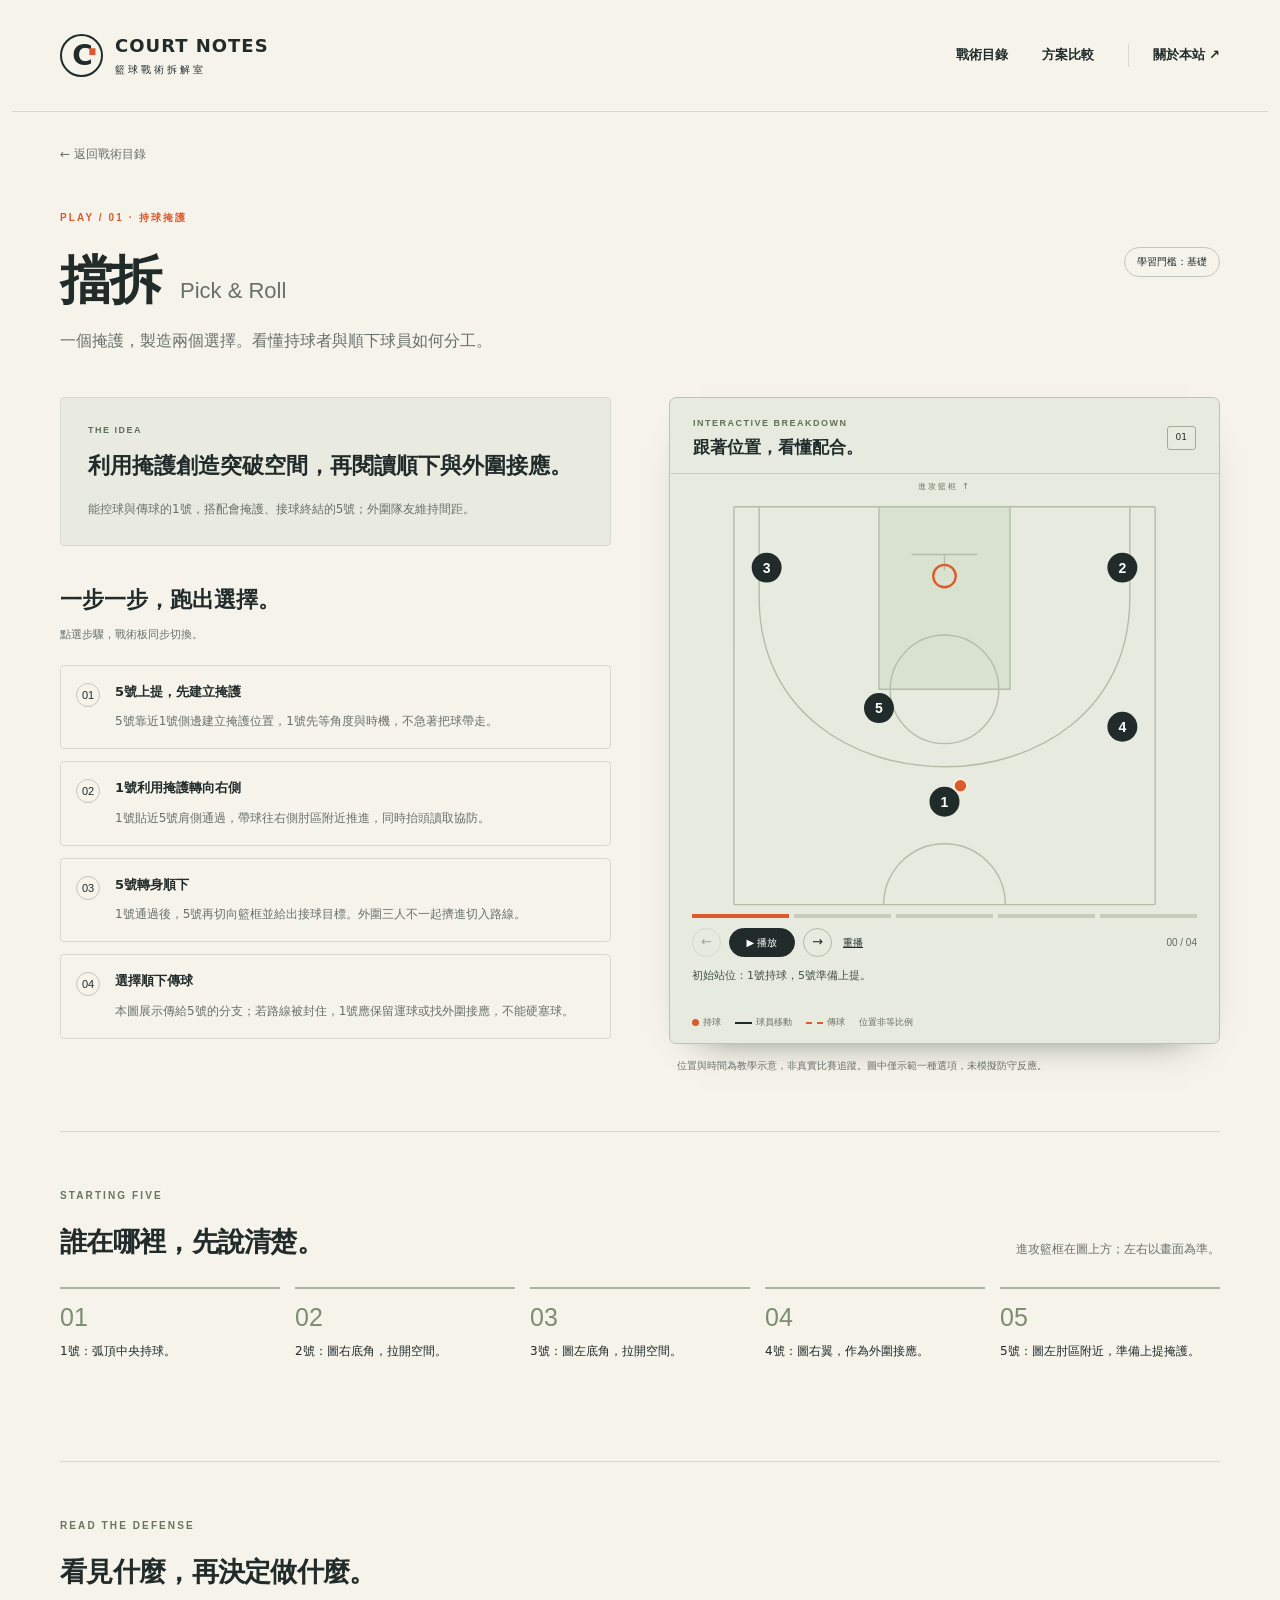
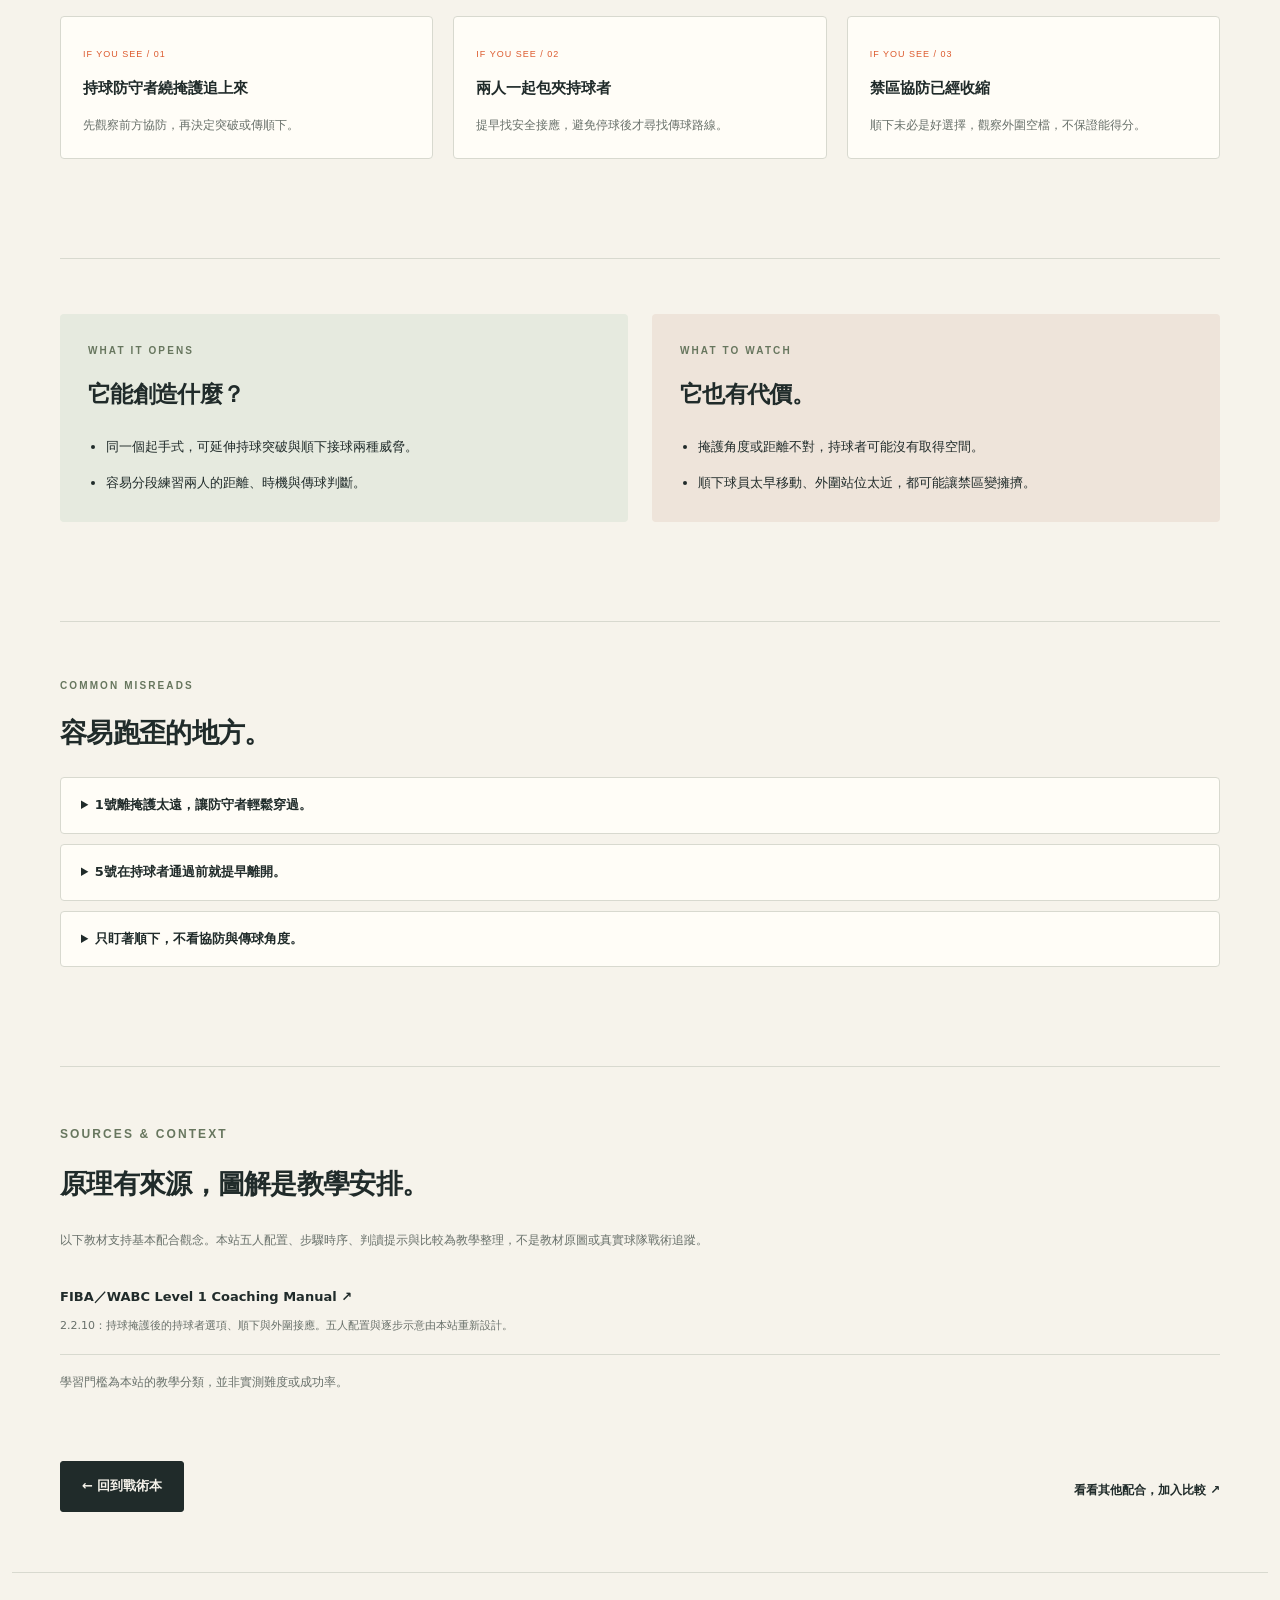
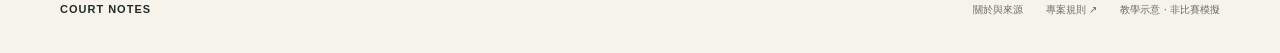
<file: plays/pick-and-roll/index.html>
<!doctype html><html lang="zh-Hant"><head><meta charset="utf-8"><meta name="viewport" content="width=device-width,initial-scale=1"><meta name="description" content="一個掩護，製造兩個選擇。看懂持球者與順下球員如何分工。"><title>擋拆｜籃球戰術拆解室</title><link rel="icon" href="../../assets/favicon.svg" type="image/svg+xml"><link rel="stylesheet" href="../../assets/site.css"><script defer src="../../assets/site.js"></script></head><body><a class="skip" href="#main">跳至主要內容</a><header class="site-header wrap"><a class="brand" href="../../index.html"><span class="brand-mark">C<span>·</span></span><span>COURT NOTES<small>籃球戰術拆解室</small></span></a><nav aria-label="主選單"><a href="../../index.html#playbook">戰術目錄</a><a href="../../index.html#compare">方案比較</a><a class="nav-about" href="../../about/index.html">關於本站 ↗</a></nav></header><main class="wrap play-main" id="main"><a class="back-link" href="../../index.html#playbook">← 返回戰術目錄</a><div class="play-heading"><div><p class="eyebrow">PLAY / 01 · 持球掩護</p><h1>擋拆<span>Pick &amp; Roll</span></h1><p class="lead">一個掩護，製造兩個選擇。看懂持球者與順下球員如何分工。</p></div><span class="pill">學習門檻：基礎</span></div><div class="detail-grid"><div class="detail-left"><section class="intro-panel"><p class="small-label">THE IDEA</p><h2>利用掩護創造突破空間，再閱讀順下與外圍接應。</h2><p>能控球與傳球的1號，搭配會掩護、接球終結的5號；外圍隊友維持間距。</p></section><section class="step-section" aria-label="戰術執行步驟"><h2>一步一步，跑出選擇。</h2><p class="section-helper">點選步驟，戰術板同步切換。</p><ol class="step-list"><li class="step-item" data-step="1"><button class="step-button" aria-pressed="false"><span class="step-n">01</span><span class="step-copy"><b>5號上提，先建立掩護</b><span>5號靠近1號側邊建立掩護位置，1號先等角度與時機，不急著把球帶走。</span></span></button></li><li class="step-item" data-step="2"><button class="step-button" aria-pressed="false"><span class="step-n">02</span><span class="step-copy"><b>1號利用掩護轉向右側</b><span>1號貼近5號肩側通過，帶球往右側肘區附近推進，同時抬頭讀取協防。</span></span></button></li><li class="step-item" data-step="3"><button class="step-button" aria-pressed="false"><span class="step-n">03</span><span class="step-copy"><b>5號轉身順下</b><span>1號通過後，5號再切向籃框並給出接球目標。外圍三人不一起擠進切入路線。</span></span></button></li><li class="step-item" data-step="4"><button class="step-button" aria-pressed="false"><span class="step-n">04</span><span class="step-copy"><b>選擇順下傳球</b><span>本圖展示傳給5號的分支；若路線被封住，1號應保留運球或找外圍接應，不能硬塞球。</span></span></button></li></ol></section></div><div class="detail-board"><div class="board-shell"><div class="board-top"><div><span class="small-label">INTERACTIVE BREAKDOWN</span><h2>跟著位置，看懂配合。</h2></div><span class="board-badge">01</span></div><div data-court data-play="pick-and-roll"></div></div><p class="diagram-disclaimer">位置與時間為教學示意，非真實比賽追蹤。圖中僅示範一種選項，未模擬防守反應。</p></div></div>
<section class="detail-section"><div class="section-heading compact"><div><p class="eyebrow">STARTING FIVE</p><h2>誰在哪裡，先說清楚。</h2></div><p>進攻籃框在圖上方；左右以畫面為準。</p></div><div class="positions"><div class="position-card"><span>01</span>1號：弧頂中央持球。</div><div class="position-card"><span>02</span>2號：圖右底角，拉開空間。</div><div class="position-card"><span>03</span>3號：圖左底角，拉開空間。</div><div class="position-card"><span>04</span>4號：圖右翼，作為外圍接應。</div><div class="position-card"><span>05</span>5號：圖左肘區附近，準備上提掩護。</div></div></section><section class="detail-section"><p class="eyebrow">READ THE DEFENSE</p><h2>看見什麼，再決定做什麼。</h2><div class="read-grid"><article class="read-card"><span>IF YOU SEE / 01</span><h3>持球防守者繞掩護追上來</h3><p>先觀察前方協防，再決定突破或傳順下。</p></article><article class="read-card"><span>IF YOU SEE / 02</span><h3>兩人一起包夾持球者</h3><p>提早找安全接應，避免停球後才尋找傳球路線。</p></article><article class="read-card"><span>IF YOU SEE / 03</span><h3>禁區協防已經收縮</h3><p>順下未必是好選擇，觀察外圍空檔，不保證能得分。</p></article></div></section><section class="detail-section pros-cons"><div class="pro-panel"><p class="eyebrow">WHAT IT OPENS</p><h2>它能創造什麼？</h2><ul><li>同一個起手式，可延伸持球突破與順下接球兩種威脅。</li><li>容易分段練習兩人的距離、時機與傳球判斷。</li></ul></div><div class="risk-panel"><p class="eyebrow">WHAT TO WATCH</p><h2>它也有代價。</h2><ul><li>掩護角度或距離不對，持球者可能沒有取得空間。</li><li>順下球員太早移動、外圍站位太近，都可能讓禁區變擁擠。</li></ul></div></section><section class="detail-section"><p class="eyebrow">COMMON MISREADS</p><h2>容易跑歪的地方。</h2><div class="mistakes"><details><summary>1號離掩護太遠，讓防守者輕鬆穿過。</summary><p>回到上方步驟，核對站位、持球者與移動時機；先以慢速練習，再依實際防守調整。</p></details><details><summary>5號在持球者通過前就提早離開。</summary><p>回到上方步驟，核對站位、持球者與移動時機；先以慢速練習，再依實際防守調整。</p></details><details><summary>只盯著順下，不看協防與傳球角度。</summary><p>回到上方步驟，核對站位、持球者與移動時機；先以慢速練習，再依實際防守調整。</p></details></div></section><section class="detail-section sources-section"><p class="eyebrow">SOURCES & CONTEXT</p><h2>原理有來源，圖解是教學安排。</h2><p>以下教材支持基本配合觀念。本站五人配置、步驟時序、判讀提示與比較為教學整理，不是教材原圖或真實球隊戰術追蹤。</p><a class="source-item" href="https://assets.fiba.basketball/image/upload/documents-corporate-wabc-coaching-level-manuals-level-1-eng.pdf" target="_blank" rel="noopener noreferrer"><b>FIBA／WABC Level 1 Coaching Manual ↗</b><span>2.2.10：持球掩護後的持球者選項、順下與外圍接應。五人配置與逐步示意由本站重新設計。</span></a><p class="source-note">學習門檻為本站的教學分類，並非實測難度或成功率。</p></section><div class="end-navigation"><a class="button dark" href="../../index.html#playbook">← 回到戰術本</a><a class="text-link" href="../../index.html#compare">看看其他配合，加入比較 ↗</a></div></main><footer class="site-footer wrap"><a class="footer-brand" href="../../index.html">COURT NOTES</a><div><a href="../../about/index.html">關於與來源</a><a href="../../AGENTS.md">專案規則 ↗</a><span>教學示意 · 非比賽模擬</span></div></footer><script id="play-data" type="application/json">[{"slug": "pick-and-roll", "title": "擋拆", "english": "Pick & Roll", "category": "持球掩護", "difficulty": "基礎", "number": "01", "tags": ["兩人配合", "順下", "讀防守"], "summary": "一個掩護，製造兩個選擇。看懂持球者與順下球員如何分工。", "goal": "利用掩護創造突破空間，再閱讀順下與外圍接應。", "lineup": "能控球與傳球的1號，搭配會掩護、接球終結的5號；外圍隊友維持間距。", "positions": ["1號：弧頂中央持球。", "2號：圖右底角，拉開空間。", "3號：圖左底角，拉開空間。", "4號：圖右翼，作為外圍接應。", "5號：圖左肘區附近，準備上提掩護。"], "steps": [{"title": "5號上提，先建立掩護", "text": "5號靠近1號側邊建立掩護位置，1號先等角度與時機，不急著把球帶走。"}, {"title": "1號利用掩護轉向右側", "text": "1號貼近5號肩側通過，帶球往右側肘區附近推進，同時抬頭讀取協防。"}, {"title": "5號轉身順下", "text": "1號通過後，5號再切向籃框並給出接球目標。外圍三人不一起擠進切入路線。"}, {"title": "選擇順下傳球", "text": "本圖展示傳給5號的分支；若路線被封住，1號應保留運球或找外圍接應，不能硬塞球。"}], "advantages": ["同一個起手式，可延伸持球突破與順下接球兩種威脅。", "容易分段練習兩人的距離、時機與傳球判斷。"], "risks": ["掩護角度或距離不對，持球者可能沒有取得空間。", "順下球員太早移動、外圍站位太近，都可能讓禁區變擁擠。"], "reads": [{"cue": "持球防守者繞掩護追上來", "choice": "先觀察前方協防，再決定突破或傳順下。"}, {"cue": "兩人一起包夾持球者", "choice": "提早找安全接應，避免停球後才尋找傳球路線。"}, {"cue": "禁區協防已經收縮", "choice": "順下未必是好選擇，觀察外圍空檔，不保證能得分。"}], "mistakes": ["1號離掩護太遠，讓防守者輕鬆穿過。", "5號在持球者通過前就提早離開。", "只盯著順下，不看協防與傳球角度。"], "sources": [{"title": "FIBA／WABC Level 1 Coaching Manual", "url": "https://assets.fiba.basketball/image/upload/documents-corporate-wabc-coaching-level-manuals-level-1-eng.pdf", "supports": "2.2.10：持球掩護後的持球者選項、順下與外圍接應。五人配置與逐步示意由本站重新設計。"}], "frames": [{"caption": "初始站位：1號持球，5號準備上提。", "players": [[250, 350], [440, 100], [60, 100], [440, 270], [180, 250]], "ball": [250, 350], "moves": [], "pass": null}, {"caption": "5號靠近持球者側邊建立掩護位置。", "players": [[250, 350], [440, 100], [60, 100], [440, 270], [295, 320]], "ball": [250, 350], "moves": [[180, 250, 295, 320]], "pass": null}, {"caption": "1號利用掩護，帶球轉向圖右側。", "players": [[350, 270], [440, 100], [60, 100], [440, 270], [295, 320]], "ball": [350, 270], "moves": [[250, 350, 350, 270]], "pass": null}, {"caption": "5號在持球者通過後順下，外圍維持空間。", "players": [[350, 270], [440, 100], [60, 100], [440, 270], [285, 140]], "ball": [350, 270], "moves": [[295, 320, 285, 140]], "pass": null}, {"caption": "示範分支：1號傳給順下的5號。", "players": [[350, 270], [440, 100], [60, 100], [440, 270], [285, 140]], "ball": [285, 140], "moves": [], "pass": [350, 270, 285, 140]}]}, {"slug": "give-and-go", "title": "傳切", "english": "Give & Go", "category": "無球空切", "difficulty": "入門", "number": "02", "tags": ["傳球後移動", "空切", "回傳"], "summary": "球傳出去，腳步不要停。用一次切入，重新成為接球威脅。", "goal": "傳球後立即創造接球角度，利用開放路線切向籃框。", "lineup": "願意傳球後移動的1號，搭配能觀察切入與送出回傳的2號。其他球員先讓出切入路線。", "positions": ["1號：弧頂中央持球，作為切入者。", "2號：圖右翼，接球後觀察回傳。", "3號：圖左底角，保持間距。", "4號：圖右底角，避免向切入路線靠攏。", "5號：圖左肘區附近，留出中路。"], "steps": [{"title": "1號先傳到右翼", "text": "1號將球傳給2號，傳球後準備移動。這次傳球不是回合的結束。"}, {"title": "改變節奏，創造切入角度", "text": "本站示例先往左側移動一步，作為變向準備；是否需要假動作，取決於防守位置。"}, {"title": "1號切向籃框", "text": "在路徑開放時，1號加速切向籃框。2號持球觀察，其他三人避免一起往中路靠近。"}, {"title": "2號在安全角度回傳", "text": "本圖展示1號接回傳的情境；若回傳角度被封鎖，2號保留球權，切入者繼續移動與補位。"}], "advantages": ["動作結構容易理解，能建立傳球後繼續移動的習慣。", "不依賴特定的掩護球員，適合先練習傳球與空切時機。"], "risks": ["傳球者原地站住，就失去切入威脅。", "禁區已有隊友或協防者時，直切可能擠在一起。"], "reads": [{"cue": "防守者只看球、漏看切入者", "choice": "切入者立即加速，接球者注意傳球窗口。"}, {"cue": "回傳路線被防守者封住", "choice": "不強行回傳，持球者找其他安全選項。"}, {"cue": "中路被隊友占住", "choice": "先調整間距與移動路線，再發動配合。"}], "mistakes": ["把傳球當作休息時間，原地不動。", "切入者和持球者距離太近，沒有傳球角度。", "沒有看防守就預先決定一定回傳。"], "sources": [{"title": "Jr. NBA — Rookie Practice Plan 5", "url": "https://jr.nba.com/basketball-practice-plans/rookie/page/5/", "supports": "Give & Go Drill：傳球後切向籃框，再接回傳。本站擴充為五人空間示意。"}], "frames": [{"caption": "初始站位：1號弧頂持球，2號在右翼。", "players": [[250, 350], [420, 270], [65, 110], [435, 110], [160, 250]], "ball": [250, 350], "moves": [], "pass": null}, {"caption": "1號先把球傳給右翼的2號。", "players": [[250, 350], [420, 270], [65, 110], [435, 110], [160, 250]], "ball": [420, 270], "moves": [], "pass": [250, 350, 420, 270]}, {"caption": "1號先向左改變節奏，準備切入。", "players": [[205, 320], [420, 270], [65, 110], [435, 110], [160, 250]], "ball": [420, 270], "moves": [[250, 350, 205, 320]], "pass": null}, {"caption": "1號沿開放路線切向籃框，2號觀察回傳。", "players": [[275, 140], [420, 270], [65, 110], [435, 110], [160, 250]], "ball": [420, 270], "moves": [[205, 320, 275, 140]], "pass": null}, {"caption": "示範分支：2號回傳給切入的1號。", "players": [[275, 140], [420, 270], [65, 110], [435, 110], [160, 250]], "ball": [275, 140], "moves": [], "pass": [420, 270, 275, 140]}]}, {"slug": "dribble-handoff", "title": "手遞手", "english": "Dribble Handoff", "category": "交接配合", "difficulty": "基礎", "number": "03", "tags": ["移動接球", "近距離交球", "續接順下"], "summary": "不是站著交換球。靠近、交球、轉向，讓接球者帶著速度進攻。", "goal": "以近距離交球連接移動中的球員，再閱讀突破與順下機會。", "lineup": "5號能穩定持球、觀察與交球；1號能控制接球後腳步及運球。外圍隊友不追著球聚集。", "positions": ["1號：圖左翼偏外，準備靠近5號。", "2號：圖右底角，維持間距。", "3號：圖左底角，維持間距。", "4號：圖右翼，提供外圍接應。", "5號：弧頂偏內持球，準備近距離交球。"], "steps": [{"title": "1號靠近持球的5號", "text": "1號帶著節奏靠近，5號先觀察接球路徑。本示例從5號已持球開始，不假設先前運球狀態。"}, {"title": "近距離完成交球", "text": "兩人靠近時，5號把球交給1號。兩人要貼近完成交接，避免變成鬆散的短傳。"}, {"title": "1號轉向圖右側進攻", "text": "1號接球後向右側推進，5號保持可銜接的位置；接球、啟動和腳步需要另外練習。"}, {"title": "5號續接順下選項", "text": "1號通過後，5號再切向籃框。本圖停在1號持球讀取選項的時刻，並不表示一定要傳球。"}], "advantages": ["接球者可以在移動中接續進攻，不必每次重新起動。", "能銜接突破與順下，形成連續的兩人配合。"], "risks": ["交接距離過遠，容易變成不穩定的短傳。", "接球者過早靠近或交球者提早離開，都會破壞時機。"], "reads": [{"cue": "防守者緊追接球者", "choice": "接球者先看前方空間，交球者再讀順下機會。"}, {"cue": "防守者提前封鎖交球路線", "choice": "不要強行交接；可保留球或重新組織。"}, {"cue": "接球側空間已經被占住", "choice": "先調整弱側站位，不要讓三人擠在交球點。"}], "mistakes": ["交接距離過遠，把近身交球變成鬆散的短傳。", "交球前沒有對準路線與接球時機。", "交球後所有人站住，失去後續接應。"], "sources": [{"title": "Jr. NBA — Starter Practice Plan 9", "url": "https://jr.nba.com/basketball-practice-plans/starter/page/9/", "supports": "Pass & Cut Decision Game：閱讀回傳封阻，選擇背切或手遞手接球突破。本站示意只演示其中一個分支。"}], "frames": [{"caption": "初始站位：5號持球，1號從圖左翼準備接近。", "players": [[100, 330], [445, 115], [60, 110], [440, 280], [250, 290]], "ball": [250, 290], "moves": [], "pass": null}, {"caption": "1號帶著節奏靠近5號。", "players": [[210, 320], [445, 115], [60, 110], [440, 280], [250, 290]], "ball": [250, 290], "moves": [[100, 330, 210, 320]], "pass": null}, {"caption": "兩人靠近後完成手遞手，球交到1號。", "players": [[275, 305], [445, 115], [60, 110], [440, 280], [250, 290]], "ball": [275, 305], "moves": [[210, 320, 275, 305]], "pass": null}, {"caption": "1號接球後轉向圖右側推進。", "players": [[340, 200], [445, 115], [60, 110], [440, 280], [250, 290]], "ball": [340, 200], "moves": [[275, 305, 340, 200]], "pass": null}, {"caption": "5號在1號通過後順下；1號持球閱讀防守。", "players": [[340, 200], [445, 115], [60, 110], [440, 280], [275, 140]], "ball": [340, 200], "moves": [[250, 290, 275, 140]], "pass": null}]}]</script></body></html>
</file>
<file: assets/site.css>
:root{--paper:#f6f3eb;--ink:#202b2a;--muted:#68706a;--orange:#dc5a2e;--sage:#dce5d8;--line:#d8d9cf;--white:#fffdf7;--font:"Noto Sans TC","PingFang TC","Microsoft JhengHei",system-ui,sans-serif}*{box-sizing:border-box}html{scroll-behavior:smooth;scroll-padding-top:32px}body{margin:0;background:var(--paper);color:var(--ink);font-family:var(--font);font-size:15px;line-height:1.75}a{color:inherit;text-decoration:none}button,input{font:inherit}button,a,input{touch-action:manipulation}button{cursor:pointer}button:focus-visible,a:focus-visible,input:focus-visible{outline:3px solid var(--orange);outline-offset:5px}button{color:inherit}button:disabled{cursor:default;opacity:.35}.wrap{max-width:1256px;padding:0 48px;margin:auto}.skip{position:fixed;left:12px;top:-100px;padding:12px;background:var(--ink);color:white;z-index:100}.skip:focus{top:10px}.site-header{height:112px;display:flex;align-items:center;justify-content:space-between;border-bottom:1px solid var(--line);gap:24px}.brand{display:flex;gap:12px;align-items:center;font-weight:850;font-size:18px;letter-spacing:1px;line-height:1.2}.brand small{display:block;font-weight:500;font-size:10px;letter-spacing:3px;margin-top:8px}.brand-mark{display:flex;align-items:center;justify-content:center;width:43px;height:43px;border:2px solid var(--ink);border-radius:50%;font-size:28px;position:relative;letter-spacing:-2px}.brand-mark span{color:var(--orange);font-size:35px;position:absolute;right:4px;top:-5px}.site-header nav{display:flex;align-items:center;gap:34px;font-size:13px;font-weight:650}.site-header nav a:hover{color:var(--orange)}.nav-about{padding-left:24px;border-left:1px solid var(--line)}.nav-about span{padding-left:15px}.hero{display:grid;grid-template-columns:1fr 1.08fr;gap:72px;align-items:center;padding-top:58px;padding-bottom:64px}.eyebrow{font-family:Arial,sans-serif;font-size:10px;font-weight:750;letter-spacing:2.1px;display:flex;align-items:center;gap:9px;margin:0 0 18px}.status-dot{width:7px;height:7px;border-radius:100%;background:var(--orange)}h1,h2,h3,p{margin-top:0}h1{font-size:clamp(38px,4.3vw,58px);line-height:1.35;letter-spacing:-2px;font-weight:850;margin-bottom:26px}.orange-mark{position:relative;white-space:nowrap}.orange-mark:after{content:"";position:absolute;bottom:-5px;height:3px;background:var(--orange);left:0;right:0;transform:rotate(-1.3deg)}.hero-description{font-size:17px;line-height:1.95;color:var(--muted);margin-bottom:30px}.button{display:inline-flex;align-items:center;justify-content:center;gap:36px;padding:13px 21px;font-size:13px;font-weight:700;border:1px solid var(--ink);border-radius:3px}.button.dark{background:var(--ink);color:var(--paper)}.button:hover{background:var(--orange);border-color:var(--orange);color:#fff}.hero-note{margin-top:32px;display:flex;gap:14px;align-items:center;font-size:10px;color:var(--muted)}.mini-number{font-family:Arial,sans-serif;font-size:11px;font-weight:bold;color:var(--ink);padding-right:12px;border-right:1px solid var(--line)}.board-shell{border:1px solid #bac6b5;background:#e6eadf;border-radius:7px;overflow:hidden;box-shadow:0 18px 40px -32px #293f27}.hero-board{transform:rotate(1deg)}.board-top{padding:18px 23px 13px;display:flex;align-items:center;justify-content:space-between;gap:12px;border-bottom:1px solid #c8d0c1}.small-label{font-family:Arial,sans-serif;font-size:9px;letter-spacing:1.5px;font-weight:750;display:block;color:#607059;margin-bottom:5px}.board-top h2{font-size:17px;line-height:1.4;margin:0;font-weight:800}.board-top h2 span{font:11px Arial,sans-serif;color:var(--muted);margin-left:10px}.board-badge{font-size:9px;border:1px solid #a2ad99;padding:3px 8px;border-radius:3px;white-space:nowrap}.feature-tabs{display:flex;gap:7px;padding:12px 22px 0}.feature-tab{background:none;border:0;padding:4px 10px;font-size:11px;border-radius:2px}.feature-tab.active{background:var(--ink);color:#f5f4ea}.court-svg{display:block;width:100%;height:auto;max-height:370px}.court-label{font-family:var(--font);font-size:9px;fill:#6a7962;letter-spacing:2px}.court-line{fill:none;stroke:#b3bea9;stroke-width:1.5}.court-key{fill:#d9e1cf;stroke:#b3bea9;stroke-width:1.5}.player{transition:transform .6s ease;fill:var(--ink)}.player text{fill:#fff;font:700 15px Arial,sans-serif;text-anchor:middle;dominant-baseline:central}.basketball{fill:var(--orange);stroke:#fff3dc;stroke-width:1.8;transition:cx .6s ease,cy .6s ease}.run-arrow{fill:none;stroke:#273c37;stroke-width:2.2;opacity:.72}.pass-arrow{fill:none;stroke:var(--orange);stroke-width:2.4;stroke-dasharray:6 5}.court-controls{padding:0 22px 12px}.court-progress{display:flex;gap:5px;margin:0 0 10px}.court-progress button{height:4px;flex:1;border:0;background:#c3cdb8;padding:0}.court-progress button.active{background:var(--orange)}.control-row{display:flex;align-items:center;gap:8px}.icon-button{border:1px solid #aebaa3;background:transparent;width:29px;height:29px;border-radius:50%;font-size:13px;display:inline-flex;align-items:center;justify-content:center}.play-control{background:var(--ink);color:white;border-color:var(--ink);width:auto;padding:0 12px;border-radius:16px;font-size:10px;min-width:66px}.step-count{margin-left:auto;color:#61705b;font:10px Arial,sans-serif}.replay{font-size:10px;background:none;border:0;text-decoration:underline;padding:0 3px}.court-caption{font-size:11px;min-height:36px;line-height:1.65;margin:10px 0 0;color:#43513e}.court-legend{font-size:9px;color:#67715f;padding:0 22px 12px;display:flex;gap:14px;flex-wrap:wrap}.court-legend i{display:inline-block;vertical-align:middle}.legend-ball{height:7px;width:7px;border-radius:100%;background:var(--orange);margin-right:4px}.legend-move{width:17px;border-top:2px solid var(--ink);margin-right:4px}.legend-pass{width:17px;border-top:2px dashed var(--orange);margin-right:4px}.board-bottom{display:flex;justify-content:space-between;padding:12px 22px;border-top:1px solid #c8d0c1;font-size:10px}.board-bottom>a{font-weight:800}.principle-strip{background:var(--ink);color:var(--paper)}.principle-inner{display:flex;justify-content:space-between;align-items:center;padding-top:19px;padding-bottom:19px;gap:16px;font-size:12px}.principle-inner>span{color:#adb7aa}.principle-inner b{font-weight:500}.principle-inner i{font-style:normal;font:9px Arial,sans-serif;color:#ed9a72;margin-right:12px}.section{padding-top:72px;padding-bottom:75px}.section-heading{display:flex;align-items:end;justify-content:space-between;gap:30px;margin-bottom:35px}.section-heading h2,.detail-section h2{font-size:31px;letter-spacing:-.7px;line-height:1.45;margin-bottom:0;font-weight:800}.section-heading>p{font-size:12px;color:var(--muted);margin:0 0 2px}.catalog-tools{display:flex;justify-content:space-between;align-items:center;gap:20px;margin-bottom:27px}.filters{display:flex;gap:6px;flex-wrap:wrap}.filter{border:1px solid transparent;background:none;border-radius:3px;padding:6px 12px;font-size:11px}.filter.active{background:var(--ink);color:#fff}.filter:not(.active):hover{border-color:var(--line)}.search{display:flex;align-items:center;gap:8px;border-bottom:1px solid #b9bdb1;padding:4px 0}.search>span{font-size:22px;line-height:1}.search input{width:170px;background:none;border:0;color:var(--ink);padding:5px;font-size:11px;outline-offset:1px}.play-grid{display:grid;grid-template-columns:repeat(3,1fr);gap:21px}.play-card{min-width:0;border:1px solid #d0d2c6;border-radius:5px;background:var(--white);overflow:hidden;display:flex;flex-direction:column;transition:transform .2s}.play-card[hidden]{display:none}.play-card:hover{transform:translateY(-4px)}.card-visual{height:170px;overflow:hidden;position:relative;background:#e3e8db;border-bottom:1px solid var(--line)}.card-visual svg{width:100%;height:100%;display:block}.card-visual .card-num{position:absolute;top:14px;left:17px;font:10px Arial,sans-serif;letter-spacing:1px;color:#62735c}.card-visual .card-type{position:absolute;right:13px;top:12px;font-size:8px;color:#5c6b57;border:1px solid #aebaa3;border-radius:2px;padding:2px 6px}.play-card:nth-child(2) .card-visual{background:#eee2d3}.play-card:nth-child(3) .card-visual{background:#e4e5e8}.card-body{padding:22px 21px 12px;flex:1}.card-title-row{display:flex;justify-content:space-between;align-items:center;gap:8px}.card-body h3{font-size:24px;line-height:1.3;margin:0 0 4px}.card-en{font:11px Arial,sans-serif;color:var(--muted)}.card-arrow{font-size:25px;color:var(--orange)}.card-summary{font-size:12px;color:var(--muted);line-height:1.9;margin:15px 0}.card-tags{display:flex;gap:6px;flex-wrap:wrap}.tag{font-size:9px;background:#eeeee5;padding:2px 6px;border-radius:2px}.card-actions{display:flex;justify-content:space-between;align-items:center;border-top:1px solid #e4e4da;margin:0 20px;padding:12px 0;font-size:10px}.compare-toggle{border:0;background:none;padding:2px 0;font-size:10px;color:var(--muted)}.compare-toggle[aria-pressed=true]{color:var(--orange);font-weight:750}.card-actions a{font-weight:750}.empty-message{padding:50px 10px;text-align:center;color:var(--muted)}.compare-section{background:#ebece3;padding:60px 0 64px;border-block:1px solid #d8dbce}.compare-empty{border:1px dashed #b4bfac;padding:26px;display:flex;align-items:center;gap:22px;min-height:135px;border-radius:4px}.compare-glyph{font-size:35px;color:#829377}.compare-empty h3{font-size:15px;margin:0 0 7px}.compare-empty p{font-size:11px;color:var(--muted);margin:0}.count-label{font:10px Arial,sans-serif;color:#66765e;margin-left:auto;white-space:nowrap}.compare-scroll{overflow:auto;border:1px solid #cbd2c1;border-radius:4px}.compare-table{border-collapse:collapse;min-width:650px;width:100%;font-size:12px;background:#f9f9f2;text-align:left}.compare-table th,.compare-table td{padding:18px 20px;border-bottom:1px solid #daddd0;vertical-align:top;line-height:1.9}.compare-table thead th{font-size:18px;font-weight:800}.compare-table th[scope=row]{width:120px;font-size:11px;color:#64735d}.compare-table td{max-width:260px}.compare-table a{color:var(--orange)}.compare-toolbar{display:flex;justify-content:space-between;align-items:center;font-size:11px;margin-bottom:12px}.compare-toolbar button{background:none;border:0;text-decoration:underline;font-size:11px}.note-section{display:grid;grid-template-columns:1fr 2fr 1fr;gap:38px;align-items:start}.note-index{font:9px Arial,sans-serif;letter-spacing:1px;line-height:1.8;color:var(--muted);padding-top:10px}.note-section h2{font-size:30px;line-height:1.55;margin-bottom:19px}.note-section p{font-size:12px;color:var(--muted);line-height:2;max-width:450px}.text-link{font-size:12px;font-weight:750;display:inline-block;margin-top:8px}.text-link:hover{color:var(--orange)}.scribble{font-family:Arial,sans-serif;font-size:23px;font-weight:900;font-style:italic;line-height:1.3;color:var(--orange);transform:rotate(-9deg);margin:30px 0 0 28px}.scribble span{display:block}.site-footer{display:flex;justify-content:space-between;gap:20px;align-items:center;border-top:1px solid var(--line);padding-top:28px;padding-bottom:35px;font-size:10px;color:var(--muted)}.footer-brand{font:800 11px Arial,sans-serif;letter-spacing:1px;color:var(--ink)}.footer-brand span{font-family:var(--font);font-size:9px;font-weight:400;letter-spacing:0;margin-left:17px;color:var(--muted)}.site-footer>div{display:flex;gap:23px;align-items:center}.mobile-break{display:none}.back-link{display:inline-block;font-size:12px;color:var(--muted);margin:32px 0}.play-heading{display:flex;align-items:start;justify-content:space-between;gap:25px;margin:12px 0 42px}.play-heading h1{font-size:52px;margin-bottom:12px}.play-heading h1 span{font:22px Arial,sans-serif;color:var(--muted);letter-spacing:0;margin-left:20px;display:inline-block}.play-heading .eyebrow{color:var(--orange)}.lead{font-size:16px;color:var(--muted);max-width:650px;margin:0}.pill{border:1px solid #c1c8b9;border-radius:20px;padding:5px 12px;font-size:10px;white-space:nowrap;margin-top:38px}.detail-grid{display:grid;grid-template-columns:1fr 1fr;gap:58px;align-items:start}.intro-panel{background:#e9ebe0;border:1px solid #d6dbcc;border-radius:4px;padding:25px 27px}.intro-panel h2{font-size:22px;line-height:1.7;margin:9px 0 14px}.intro-panel p:last-child{font-size:12px;color:var(--muted);margin:0}.step-section{margin-top:35px}.step-section h2{font-size:22px;margin:0 0 6px}.section-helper{font-size:11px;color:var(--muted)}.step-list{list-style:none;margin:20px 0 0;padding:0;display:grid;gap:12px}.step-item{position:relative}.step-button{display:flex;align-items:start;gap:15px;width:100%;text-align:left;padding:15px;border:1px solid var(--line);border-radius:4px;background:transparent}.step-button:hover,.step-item.active .step-button{background:var(--white);border-color:#dd8b64}.step-n{font:11px Arial,sans-serif;width:24px;height:24px;display:flex;align-items:center;justify-content:center;border:1px solid #c2c8b9;border-radius:50%;flex-shrink:0;margin-top:2px}.step-item.active .step-n{background:var(--orange);border-color:var(--orange);color:white}.step-copy b{font-size:13px;display:block;margin-bottom:7px}.step-copy span{font-size:12px;color:var(--muted);display:block;line-height:1.9}.detail-board{position:sticky;top:25px}.detail-board .court-svg{max-height:440px}.diagram-disclaimer{font-size:10px;color:var(--muted);margin:12px 8px;line-height:1.9}.detail-section{padding:55px 0;border-top:1px solid var(--line);margin-top:44px}.detail-section .eyebrow{color:#67765e}.detail-section h2{font-size:27px;margin-bottom:25px}.section-heading.compact{margin-bottom:25px}.section-heading.compact h2{margin-bottom:0}.positions{display:grid;grid-template-columns:repeat(5,1fr);gap:15px}.position-card{border-top:2px solid #a9b5a0;padding-top:14px;font-size:12px}.position-card span{display:block;font:25px Arial,sans-serif;margin-bottom:9px;color:#7c8e70}.read-grid{display:grid;grid-template-columns:repeat(3,1fr);gap:20px}.read-card{background:var(--white);border:1px solid var(--line);border-radius:4px;padding:22px}.read-card>span{font:9px Arial,sans-serif;color:var(--orange);letter-spacing:1px}.read-card h3{font-size:15px;line-height:1.7;margin:10px 0 14px}.read-card p{font-size:12px;color:var(--muted);margin:0}.pros-cons{display:grid;grid-template-columns:1fr 1fr;gap:24px}.pro-panel,.risk-panel{padding:28px;border-radius:4px;background:#e6eadf}.risk-panel{background:#eee4da}.pros-cons h2{font-size:23px}.pros-cons ul{padding-left:18px;margin:0;font-size:13px}.pros-cons li+li{margin-top:13px}.mistakes{display:grid;gap:10px}.mistakes details{border:1px solid var(--line);padding:16px 20px;background:var(--white);border-radius:4px}.mistakes summary{cursor:pointer;font-weight:700;font-size:13px}.mistakes details p{font-size:12px;color:var(--muted);margin:15px 0 0}.sources-section>p{font-size:12px;color:var(--muted);max-width:850px;line-height:2}.source-item{display:block;padding:19px 0;border-bottom:1px solid var(--line)}.source-item b{font-size:13px}.source-item span{display:block;font-size:11px;color:var(--muted);margin-top:6px}.source-item:hover b{color:var(--orange)}.source-note{margin-top:15px}.end-navigation{display:flex;align-items:center;justify-content:space-between;gap:20px;margin-bottom:60px}.about-main{max-width:870px;padding-top:40px;padding-bottom:65px}.about-main h1{font-size:40px;margin-top:18px}.about-main h2{font-size:22px;margin-top:40px}.about-main p,.about-main li{font-size:14px;color:var(--muted)}.about-main a{color:var(--orange);text-decoration:underline}.about-main .about-source{background:#e9ece1;padding:20px 24px;border-radius:4px}.about-main code{font-size:12px;background:#e7e8dc;padding:2px 5px} [hidden]{display:none!important}
@media(min-width:1440px){.hero{gap:85px;padding-top:70px;padding-bottom:75px}}
@media(max-width:1000px){.wrap{padding-inline:30px}.hero{gap:35px}.hero h1{font-size:43px}.hero-description{font-size:15px}.play-grid{gap:14px}.card-body{padding:18px 16px 10px}.card-actions{margin-inline:16px}.note-section{grid-template-columns:1fr 2.5fr}.scribble{display:none}.detail-grid{gap:28px}.positions{gap:10px}.site-footer>div{gap:15px}.footer-brand span{display:none}}
@media(max-width:700px){.wrap{padding-inline:22px}.site-header{height:89px;gap:12px}.brand{font-size:13px;gap:8px}.brand small{font-size:8px;letter-spacing:2px}.brand-mark{width:34px;height:34px;font-size:23px}.brand-mark span{font-size:28px}.site-header nav{gap:15px;font-size:10px}.site-header .nav-about{display:none}.hero{grid-template-columns:1fr;gap:38px;padding-top:39px;padding-bottom:40px}.hero h1{font-size:44px;letter-spacing:-1px;margin-bottom:23px}.hero-description{font-size:15px;line-height:1.9}.hero-note{margin-top:24px}.hero-board{transform:none}.board-top{padding-inline:18px}.court-svg{max-height:340px}.hero .eyebrow{font-size:9px}.principle-inner{flex-wrap:wrap;justify-content:flex-start;gap:12px 24px;padding-block:20px}.principle-inner>span{flex-basis:100%;font-size:10px}.principle-inner b{font-size:10px}.principle-inner i{margin-right:5px}.section{padding-top:45px;padding-bottom:46px}.section-heading{display:block;margin-bottom:25px}.section-heading h2{font-size:27px}.section-heading>p{margin-top:15px}.catalog-tools{display:block}.filters{gap:3px}.filter{padding:6px 9px;font-size:10px}.search{margin-top:16px;max-width:100%}.search input{width:100%}.play-grid{grid-template-columns:1fr;gap:24px}.card-visual{height:185px}.card-body{padding:22px}.card-summary{font-size:13px}.card-actions{margin-inline:22px;font-size:12px;padding-block:14px}.compare-toggle{font-size:12px}.card-tags .tag{font-size:10px}.compare-section{padding-block:40px}.compare-empty{display:block;padding:23px}.compare-empty h3{font-size:14px}.compare-glyph{display:block;margin-bottom:10px}.compare-empty .count-label{display:block;margin-top:18px}.note-section{display:block}.note-index{display:block;margin-bottom:20px}.note-section h2{font-size:27px}.site-footer{display:block;padding-block:24px}.site-footer>div{margin-top:14px;display:flex;flex-wrap:wrap;font-size:9px;gap:9px 22px}.site-footer>div>span{flex-basis:100%}.play-heading{display:block;margin-top:0;margin-bottom:28px}.play-heading h1{font-size:39px}.play-heading h1 span{font-size:18px;margin-left:12px}.play-heading .lead{font-size:14px}.pill{display:inline-block;margin-top:18px}.back-link{margin:24px 0}.detail-grid{display:flex;flex-direction:column-reverse;gap:25px}.detail-board{position:static;width:100%}.detail-board .court-svg{max-height:350px}.detail-left{width:100%}.board-top h2{font-size:15px}.intro-panel{padding:22px}.intro-panel h2{font-size:20px}.detail-section{margin-top:15px;padding-block:35px}.detail-section h2{font-size:23px}.positions{grid-template-columns:1fr 1fr;gap:20px}.position-card:last-child{grid-column:1/-1}.read-grid,.pros-cons{grid-template-columns:1fr}.read-card{padding:20px}.end-navigation{align-items:start;flex-direction:column;margin-bottom:35px}.about-main h1{font-size:32px}.mobile-break{display:block}}
@media(prefers-reduced-motion:reduce){html{scroll-behavior:auto}*,*:before,*:after{transition:none!important}}
</file>
